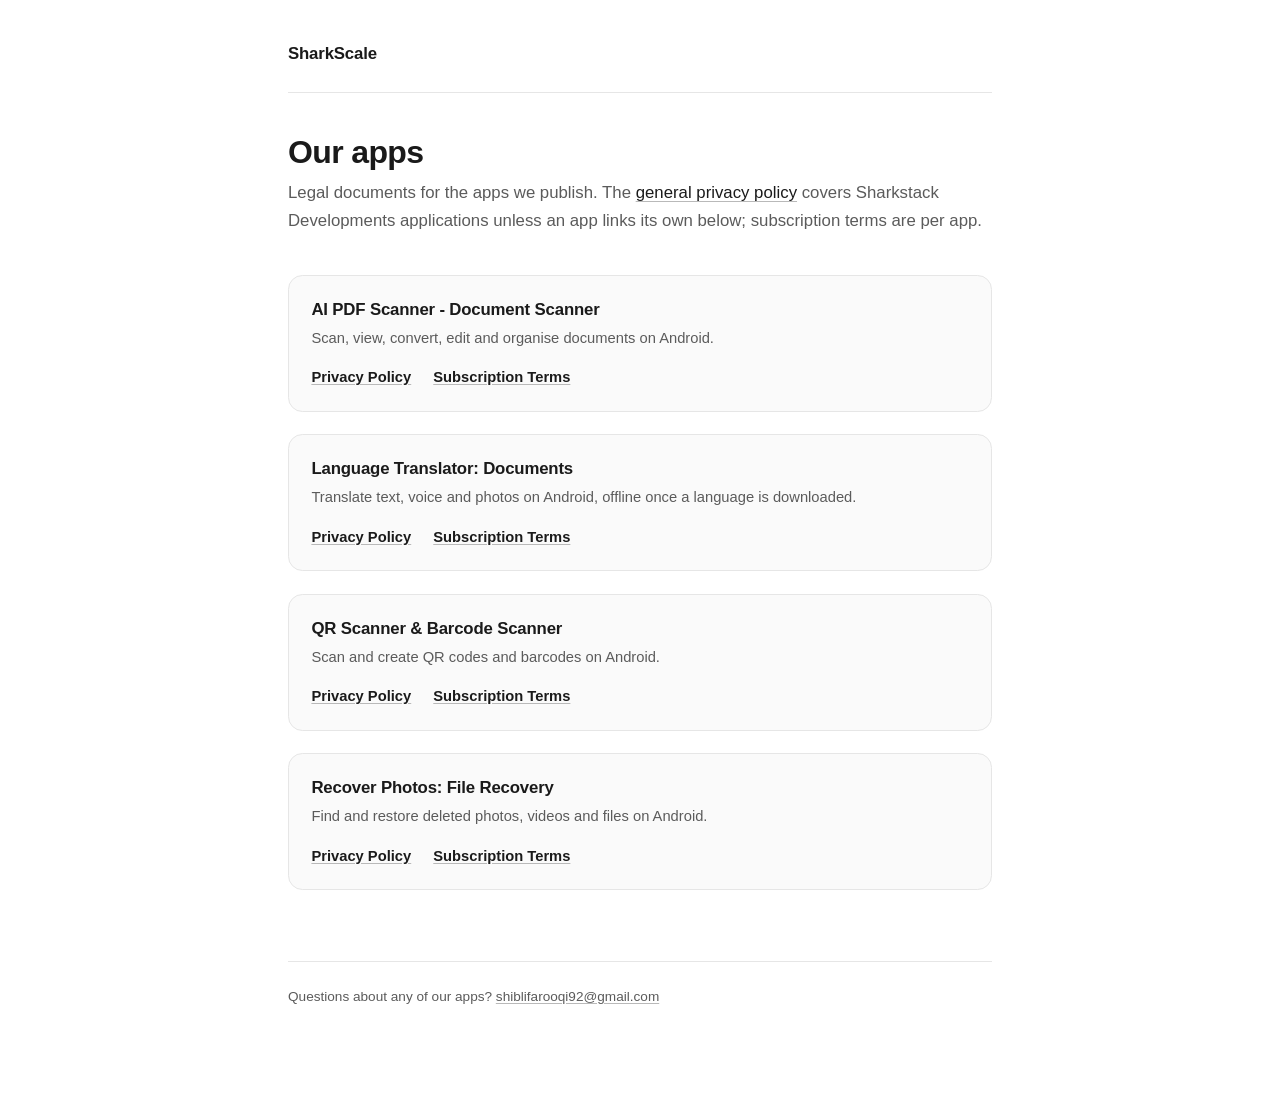
<file: index.html>
<!doctype html>
<html lang="en">
  <head>
    <meta charset="utf-8" />
    <meta name="viewport" content="width=device-width, initial-scale=1" />
    <meta name="color-scheme" content="light" />
    <title>SharkScale</title>
    <meta
      name="description"
      content="SharkScale builds mobile apps. Privacy policies and terms of service for each app."
    />
    <link rel="stylesheet" href="/styles.css" />
  </head>
  <body>
    <div class="wrap">
      <header class="site">
        <a class="brand" href="/">SharkScale</a>
      </header>

      <h1>Our apps</h1>
      <p class="lead">
        Legal documents for the apps we publish. The
        <a href="/privacy/">general privacy policy</a> covers Sharkstack
        Developments applications unless an app links its own below;
        subscription terms are per app.
      </p>
      <p class="updated"></p>

      <ul class="apps">
        <li class="app">
          <h2>AI PDF Scanner - Document Scanner</h2>
          <p>Scan, view, convert, edit and organise documents on Android.</p>
          <a href="/privacy/">Privacy Policy</a>
          <a href="/apps/ai-pdf-scanner/terms/">Subscription Terms</a>
        </li>
        <li class="app">
          <h2>Language Translator: Documents</h2>
          <p>Translate text, voice and photos on Android, offline once a language is downloaded.</p>
          <a href="/apps/ai-translator/privacy/">Privacy Policy</a>
          <a href="/apps/ai-translator/terms/">Subscription Terms</a>
        </li>
        <li class="app">
          <h2>QR Scanner &amp; Barcode Scanner</h2>
          <p>Scan and create QR codes and barcodes on Android.</p>
          <a href="/apps/qr-scanner/privacy/">Privacy Policy</a>
          <a href="/apps/qr-scanner/terms/">Subscription Terms</a>
        </li>
        <li class="app">
          <h2>Recover Photos: File Recovery</h2>
          <p>Find and restore deleted photos, videos and files on Android.</p>
          <a href="/apps/photo-recovery/privacy/">Privacy Policy</a>
          <a href="/apps/photo-recovery/terms/">Subscription Terms</a>
        </li>
      </ul>

      <footer class="site">
        <p>
          Questions about any of our apps?
          <a href="mailto:shiblifarooqi92@gmail.com">shiblifarooqi92@gmail.com</a>
        </p>
      </footer>
    </div>
  </body>
</html>
</file>
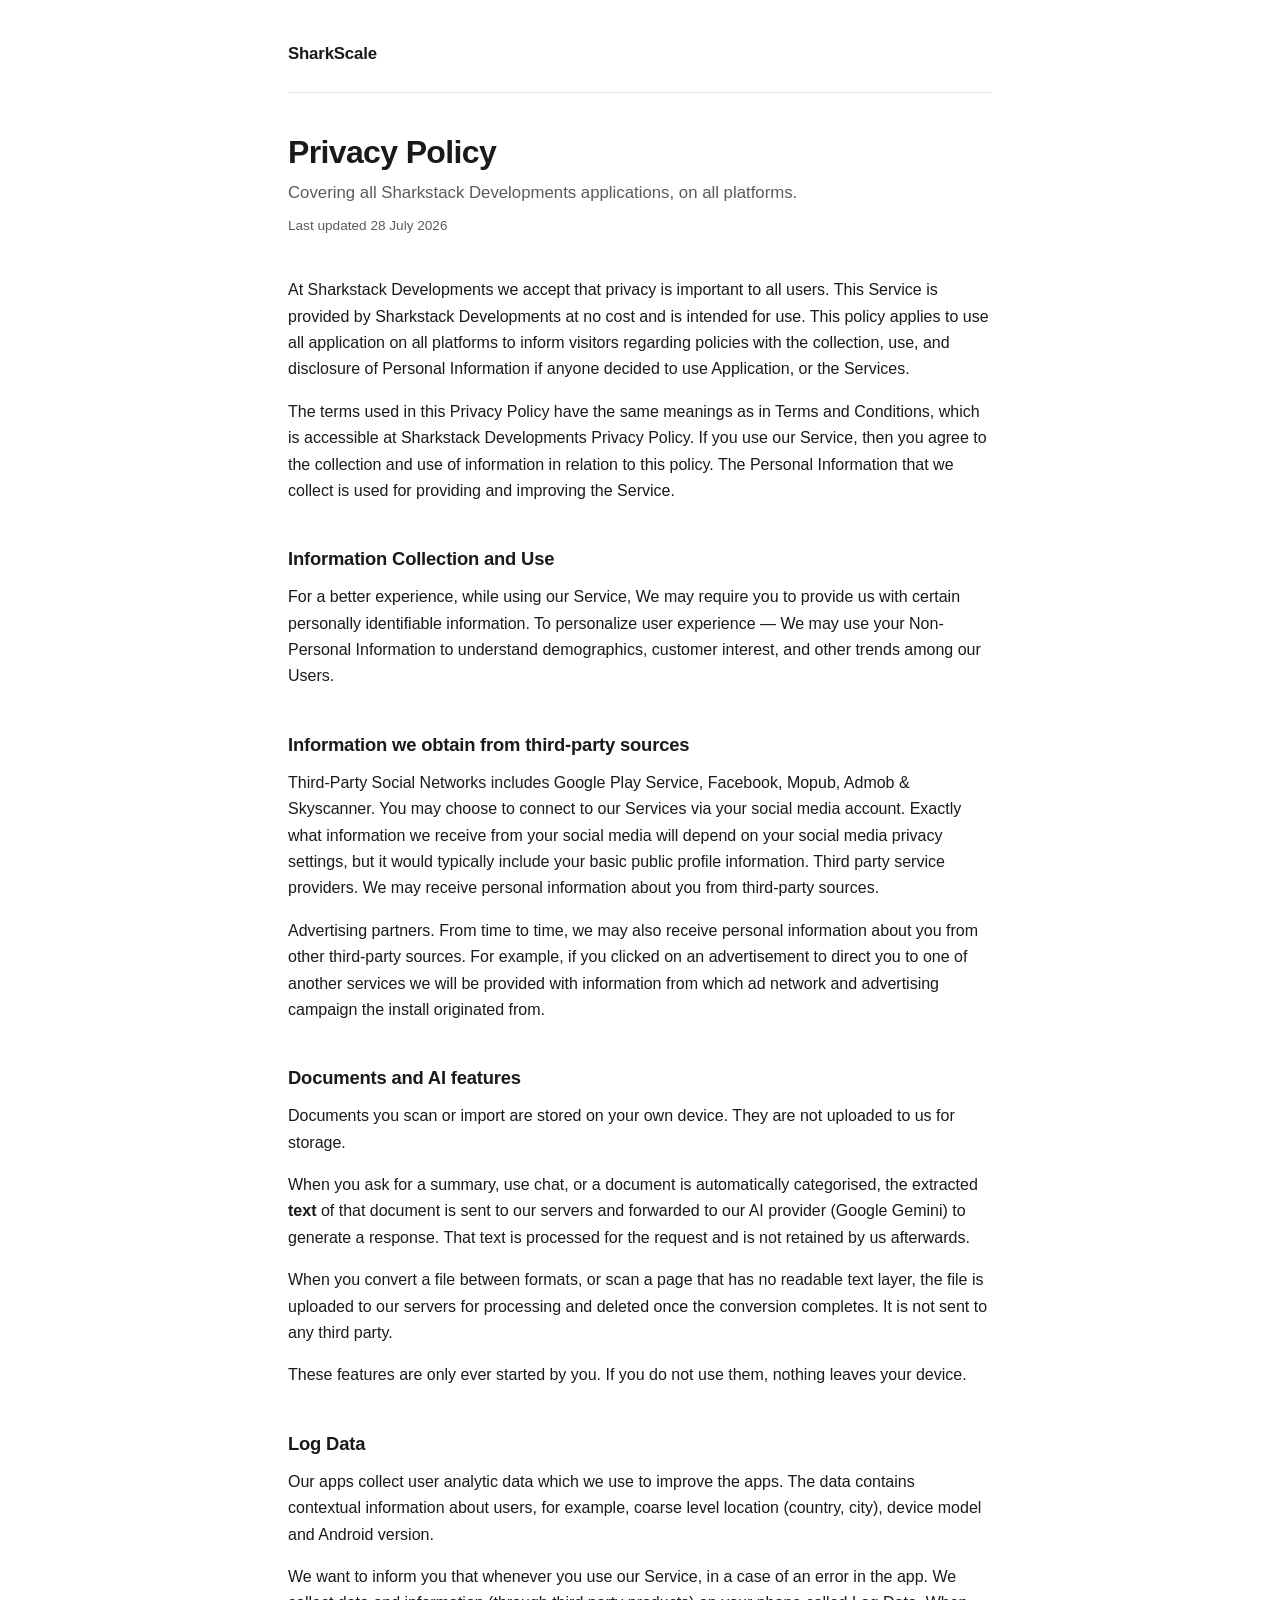
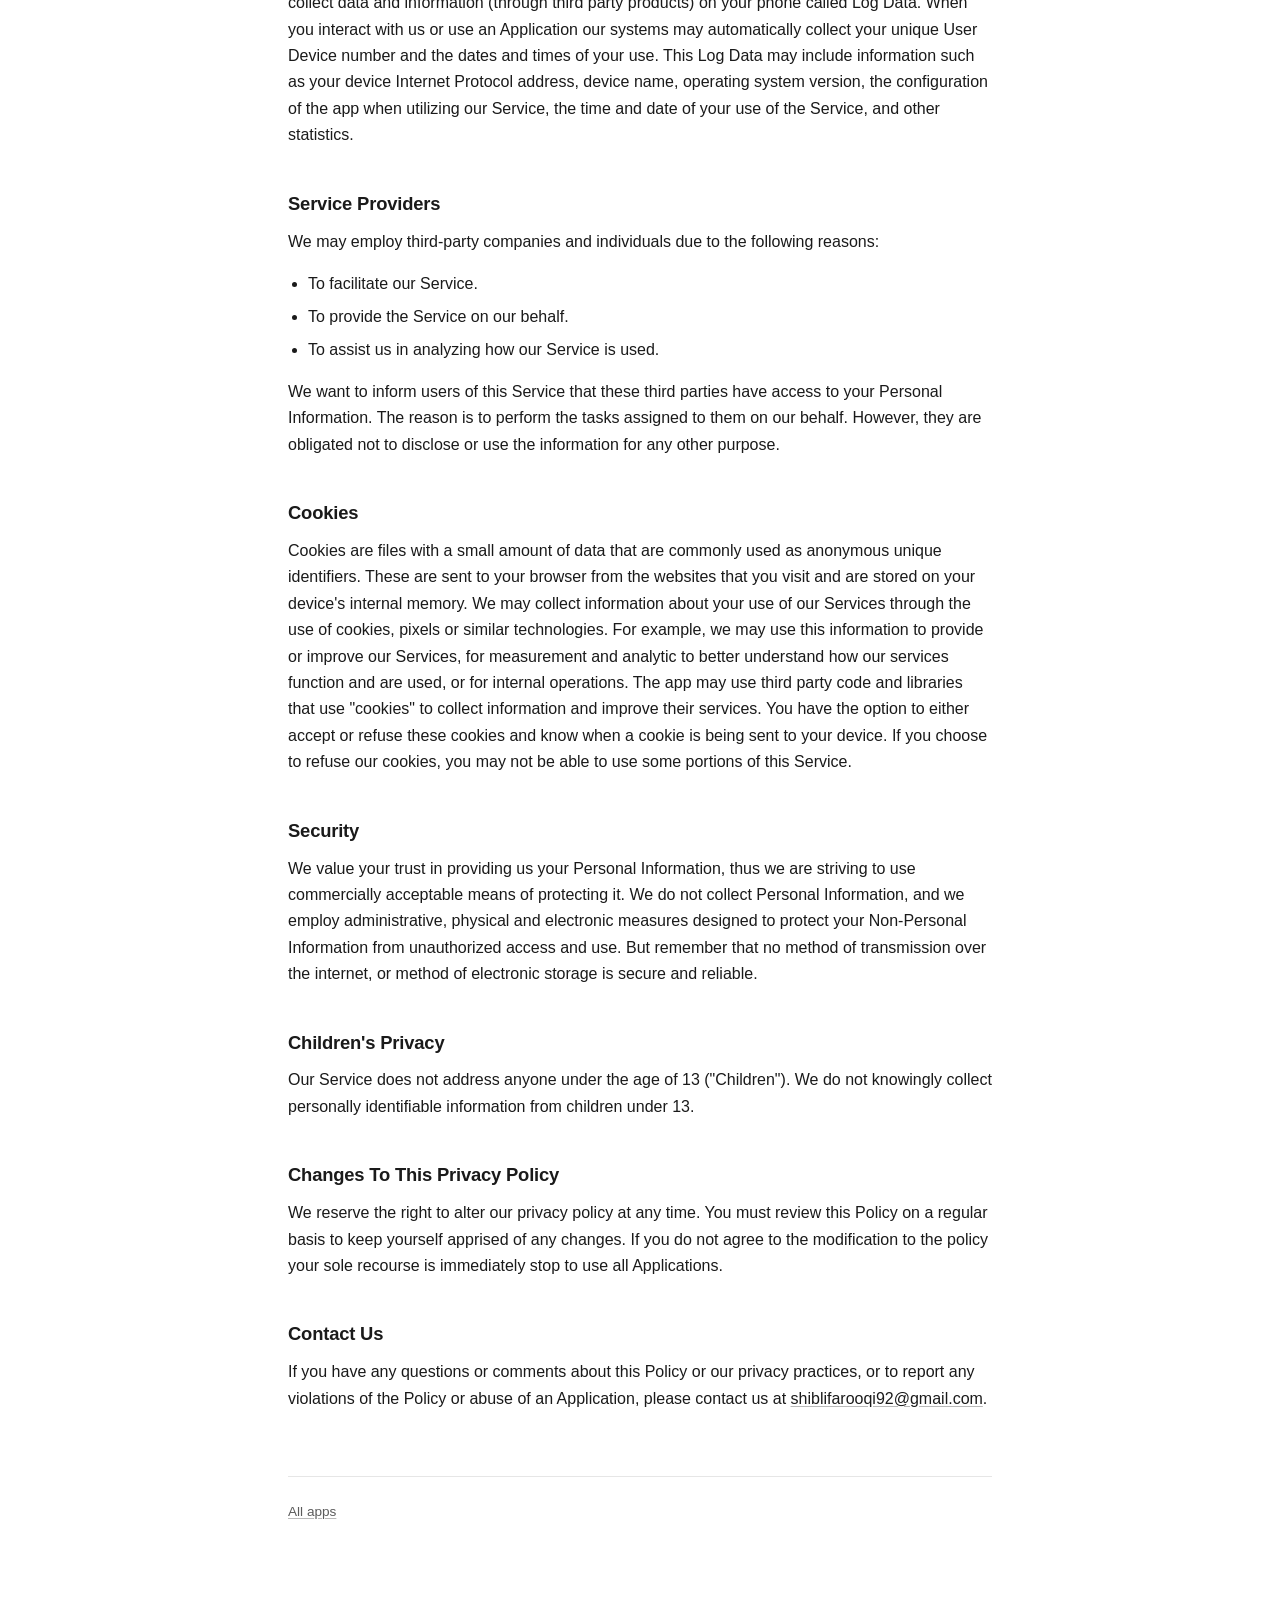
<file: privacy/index.html>
<!doctype html>
<html lang="en">
  <head>
    <meta charset="utf-8" />
    <meta name="viewport" content="width=device-width, initial-scale=1" />
    <meta name="color-scheme" content="light" />
    <title>Privacy Policy — Sharkstack Developments</title>
    <meta
      name="description"
      content="Privacy policy covering all Sharkstack Developments applications."
    />
    <link rel="stylesheet" href="/styles.css" />
  </head>
  <body>
    <div class="wrap">
      <header class="site">
        <a class="brand" href="/">SharkScale</a>
      </header>

      <h1>Privacy Policy</h1>
      <p class="lead">
        Covering all Sharkstack Developments applications, on all platforms.
      </p>
      <p class="updated">Last updated 28 July 2026</p>

      <p>
        At Sharkstack Developments we accept that privacy is important to all
        users. This Service is provided by Sharkstack Developments at no cost
        and is intended for use. This policy applies to use all application on
        all platforms to inform visitors regarding policies with the collection,
        use, and disclosure of Personal Information if anyone decided to use
        Application, or the Services.
      </p>
      <p>
        The terms used in this Privacy Policy have the same meanings as in Terms
        and Conditions, which is accessible at Sharkstack Developments Privacy
        Policy. If you use our Service, then you agree to the collection and use
        of information in relation to this policy. The Personal Information that
        we collect is used for providing and improving the Service.
      </p>

      <h2>Information Collection and Use</h2>
      <p>
        For a better experience, while using our Service, We may require you to
        provide us with certain personally identifiable information. To
        personalize user experience — We may use your Non-Personal Information
        to understand demographics, customer interest, and other trends among
        our Users.
      </p>

      <h2>Information we obtain from third-party sources</h2>
      <p>
        Third-Party Social Networks includes Google Play Service, Facebook,
        Mopub, Admob &amp; Skyscanner. You may choose to connect to our Services
        via your social media account. Exactly what information we receive from
        your social media will depend on your social media privacy settings, but
        it would typically include your basic public profile information. Third
        party service providers. We may receive personal information about you
        from third-party sources.
      </p>
      <p>
        Advertising partners. From time to time, we may also receive personal
        information about you from other third-party sources. For example, if
        you clicked on an advertisement to direct you to one of another services
        we will be provided with information from which ad network and
        advertising campaign the install originated from.
      </p>

      <h2>Documents and AI features</h2>
      <p>
        Documents you scan or import are stored on your own device. They are not
        uploaded to us for storage.
      </p>
      <p>
        When you ask for a summary, use chat, or a document is automatically
        categorised, the extracted <strong>text</strong> of that document is sent
        to our servers and forwarded to our AI provider (Google Gemini) to
        generate a response. That text is processed for the request and is not
        retained by us afterwards.
      </p>
      <p>
        When you convert a file between formats, or scan a page that has no
        readable text layer, the file is uploaded to our servers for processing
        and deleted once the conversion completes. It is not sent to any third
        party.
      </p>
      <p>
        These features are only ever started by you. If you do not use them,
        nothing leaves your device.
      </p>

      <h2>Log Data</h2>
      <p>
        Our apps collect user analytic data which we use to improve the apps.
        The data contains contextual information about users, for example,
        coarse level location (country, city), device model and Android version.
      </p>
      <p>
        We want to inform you that whenever you use our Service, in a case of an
        error in the app. We collect data and information (through third party
        products) on your phone called Log Data. When you interact with us or
        use an Application our systems may automatically collect your unique
        User Device number and the dates and times of your use. This Log Data
        may include information such as your device Internet Protocol address,
        device name, operating system version, the configuration of the app when
        utilizing our Service, the time and date of your use of the Service, and
        other statistics.
      </p>

      <h2>Service Providers</h2>
      <p>
        We may employ third-party companies and individuals due to the following
        reasons:
      </p>
      <ul>
        <li>To facilitate our Service.</li>
        <li>To provide the Service on our behalf.</li>
        <li>To assist us in analyzing how our Service is used.</li>
      </ul>
      <p>
        We want to inform users of this Service that these third parties have
        access to your Personal Information. The reason is to perform the tasks
        assigned to them on our behalf. However, they are obligated not to
        disclose or use the information for any other purpose.
      </p>

      <h2>Cookies</h2>
      <p>
        Cookies are files with a small amount of data that are commonly used as
        anonymous unique identifiers. These are sent to your browser from the
        websites that you visit and are stored on your device's internal memory.
        We may collect information about your use of our Services through the
        use of cookies, pixels or similar technologies. For example, we may use
        this information to provide or improve our Services, for measurement and
        analytic to better understand how our services function and are used, or
        for internal operations. The app may use third party code and libraries
        that use "cookies" to collect information and improve their services.
        You have the option to either accept or refuse these cookies and know
        when a cookie is being sent to your device. If you choose to refuse our
        cookies, you may not be able to use some portions of this Service.
      </p>

      <h2>Security</h2>
      <p>
        We value your trust in providing us your Personal Information, thus we
        are striving to use commercially acceptable means of protecting it. We
        do not collect Personal Information, and we employ administrative,
        physical and electronic measures designed to protect your Non-Personal
        Information from unauthorized access and use. But remember that no
        method of transmission over the internet, or method of electronic
        storage is secure and reliable.
      </p>

      <h2>Children's Privacy</h2>
      <p>
        Our Service does not address anyone under the age of 13 ("Children"). We
        do not knowingly collect personally identifiable information from
        children under 13.
      </p>

      <h2>Changes To This Privacy Policy</h2>
      <p>
        We reserve the right to alter our privacy policy at any time. You must
        review this Policy on a regular basis to keep yourself apprised of any
        changes. If you do not agree to the modification to the policy your sole
        recourse is immediately stop to use all Applications.
      </p>

      <h2>Contact Us</h2>
      <p>
        If you have any questions or comments about this Policy or our privacy
        practices, or to report any violations of the Policy or abuse of an
        Application, please contact us at
        <a href="mailto:shiblifarooqi92@gmail.com">shiblifarooqi92@gmail.com</a>.
      </p>

      <footer class="site">
        <p><a href="/">All apps</a></p>
      </footer>
    </div>
  </body>
</html>
</file>
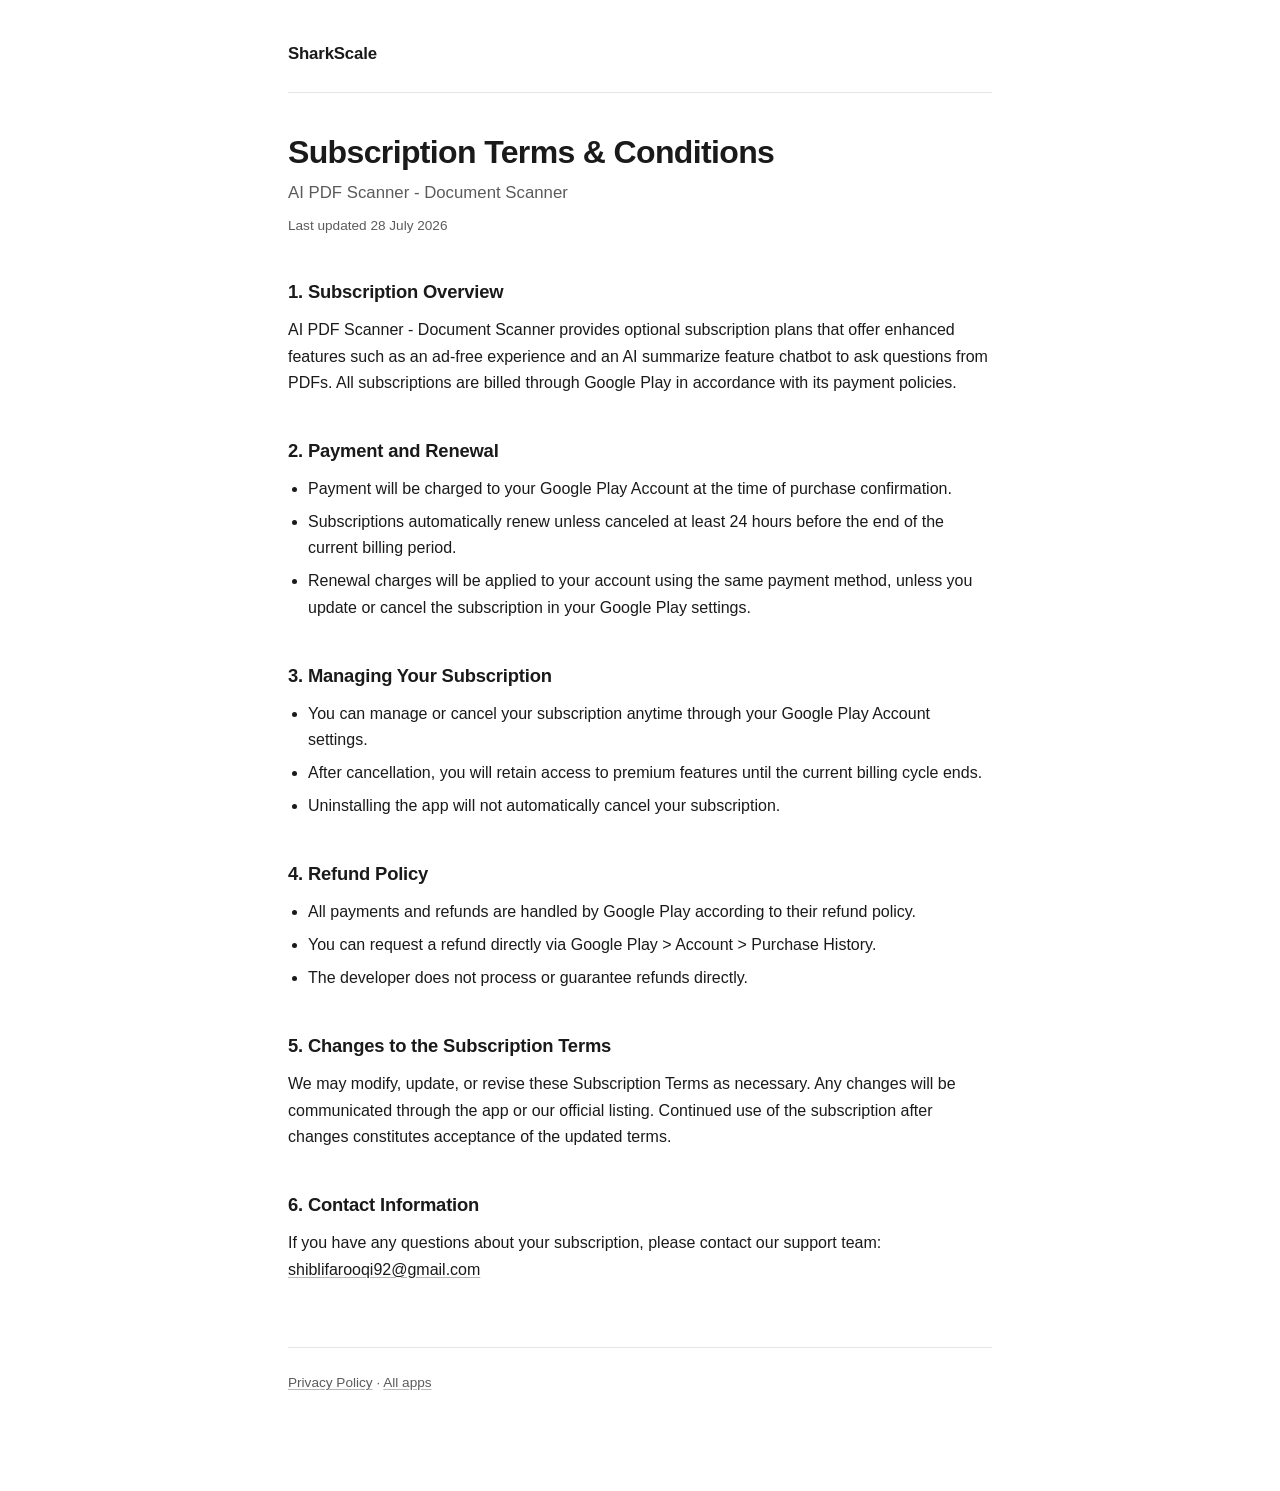
<file: apps/ai-pdf-scanner/terms/index.html>
<!doctype html>
<html lang="en">
  <head>
    <meta charset="utf-8" />
    <meta name="viewport" content="width=device-width, initial-scale=1" />
    <meta name="color-scheme" content="light" />
    <title>
      Subscription Terms &amp; Conditions — AI PDF Scanner - Document Scanner
    </title>
    <meta
      name="description"
      content="Subscription terms and conditions for AI PDF Scanner - Document Scanner."
    />
    <link rel="stylesheet" href="/styles.css" />
  </head>
  <body>
    <div class="wrap">
      <header class="site">
        <a class="brand" href="/">SharkScale</a>
      </header>

      <h1>Subscription Terms &amp; Conditions</h1>
      <p class="lead">AI PDF Scanner - Document Scanner</p>
      <p class="updated">Last updated 28 July 2026</p>

      <h2>1. Subscription Overview</h2>
      <p>
        AI PDF Scanner - Document Scanner provides optional subscription plans
        that offer enhanced features such as an ad-free experience and an AI
        summarize feature chatbot to ask questions from PDFs. All subscriptions
        are billed through Google Play in accordance with its payment policies.
      </p>

      <h2>2. Payment and Renewal</h2>
      <ul>
        <li>
          Payment will be charged to your Google Play Account at the time of
          purchase confirmation.
        </li>
        <li>
          Subscriptions automatically renew unless canceled at least 24 hours
          before the end of the current billing period.
        </li>
        <li>
          Renewal charges will be applied to your account using the same payment
          method, unless you update or cancel the subscription in your Google
          Play settings.
        </li>
      </ul>

      <h2>3. Managing Your Subscription</h2>
      <ul>
        <li>
          You can manage or cancel your subscription anytime through your Google
          Play Account settings.
        </li>
        <li>
          After cancellation, you will retain access to premium features until
          the current billing cycle ends.
        </li>
        <li>
          Uninstalling the app will not automatically cancel your subscription.
        </li>
      </ul>

      <h2>4. Refund Policy</h2>
      <ul>
        <li>
          All payments and refunds are handled by Google Play according to their
          refund policy.
        </li>
        <li>
          You can request a refund directly via Google Play &gt; Account &gt;
          Purchase History.
        </li>
        <li>The developer does not process or guarantee refunds directly.</li>
      </ul>

      <h2>5. Changes to the Subscription Terms</h2>
      <p>
        We may modify, update, or revise these Subscription Terms as necessary.
        Any changes will be communicated through the app or our official
        listing. Continued use of the subscription after changes constitutes
        acceptance of the updated terms.
      </p>

      <h2>6. Contact Information</h2>
      <p>
        If you have any questions about your subscription, please contact our
        support team:
        <a href="mailto:shiblifarooqi92@gmail.com">shiblifarooqi92@gmail.com</a>
      </p>

      <footer class="site">
        <p>
          <a href="/privacy/">Privacy Policy</a> · <a href="/">All apps</a>
        </p>
      </footer>
    </div>
  </body>
</html>
</file>
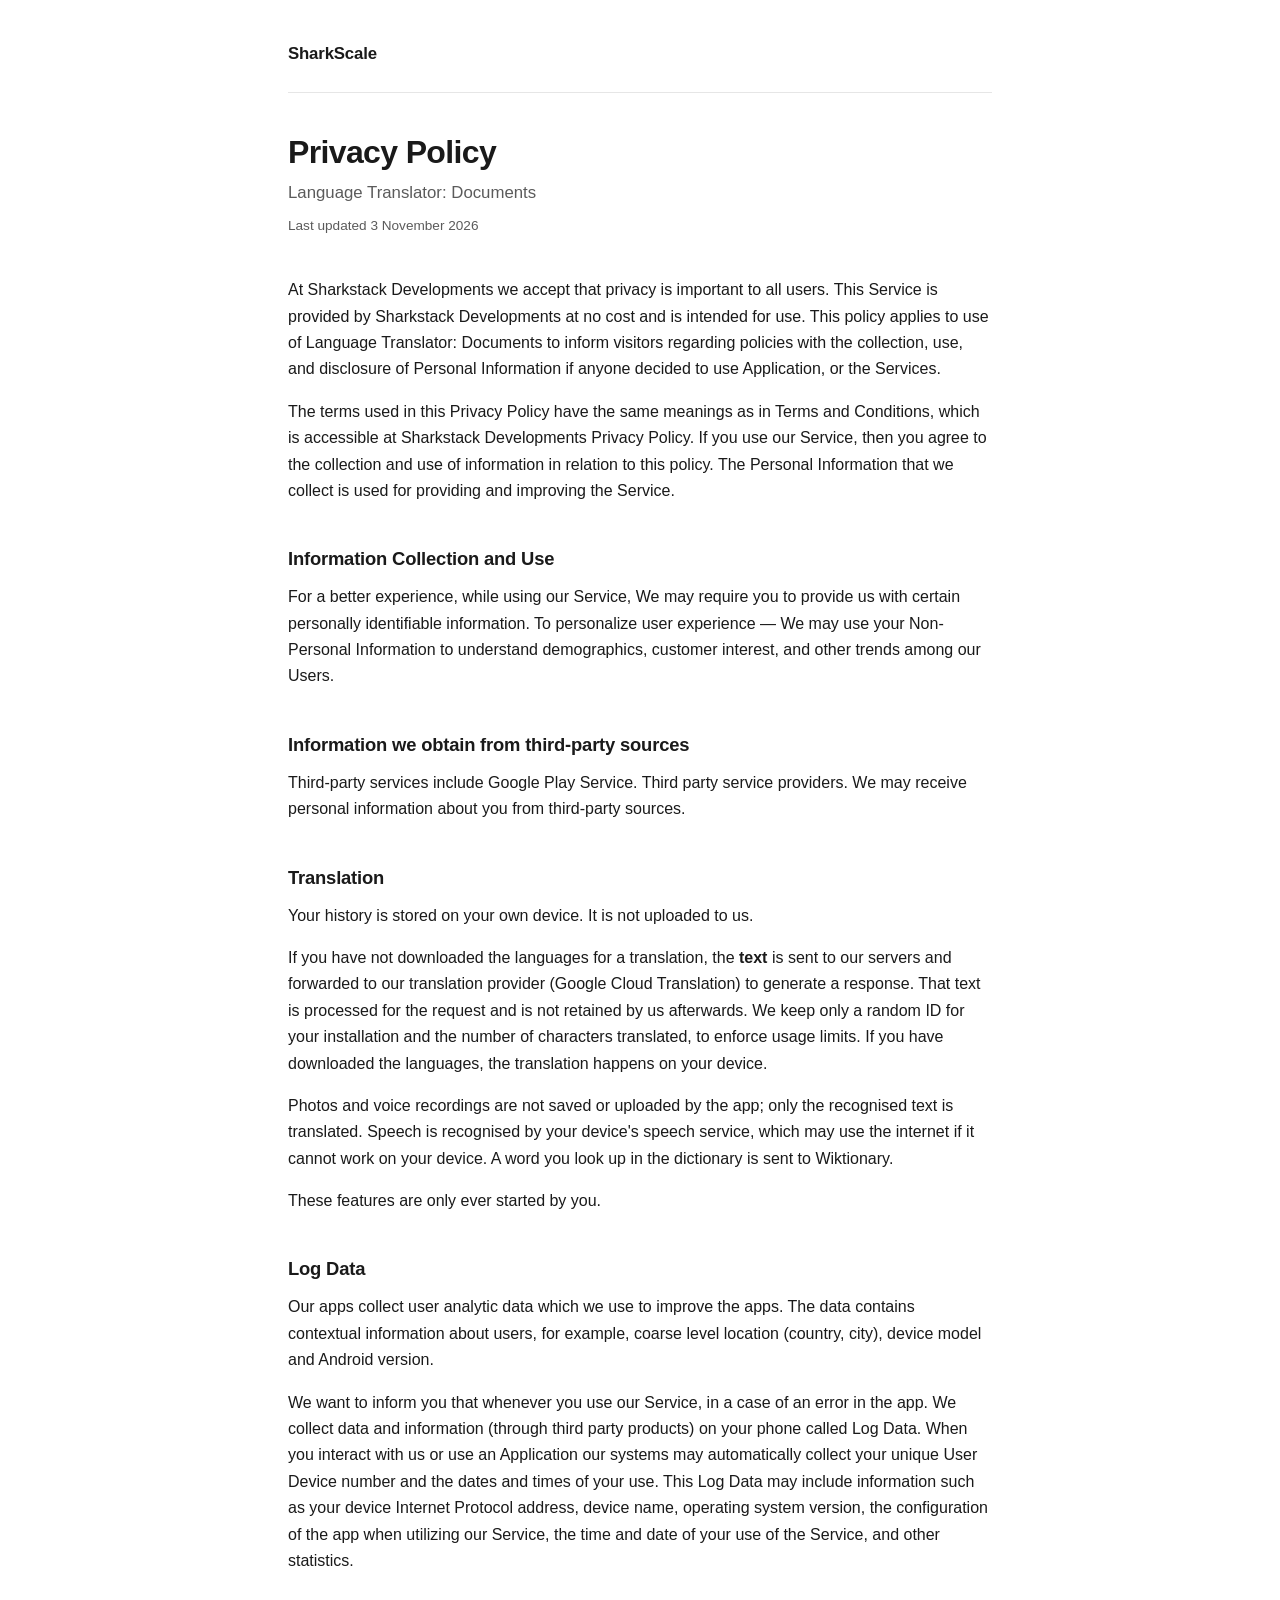
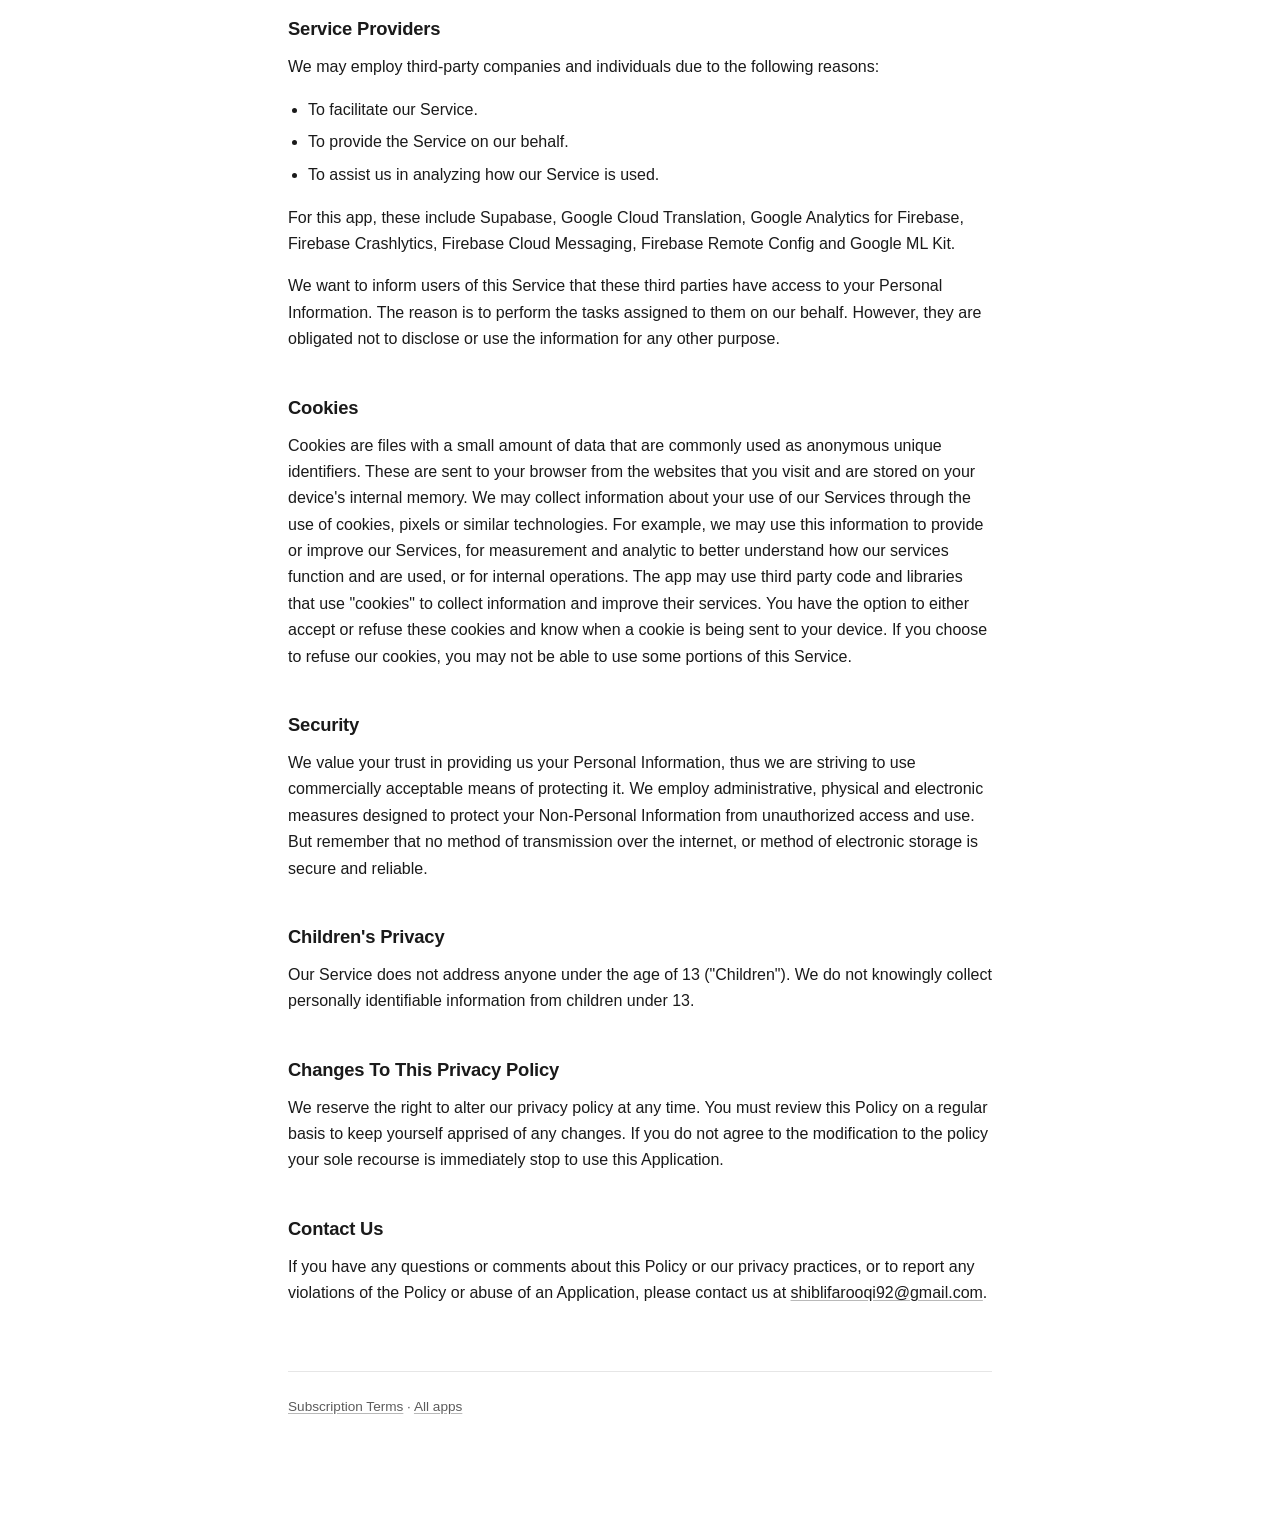
<file: apps/ai-translator/privacy/index.html>
<!doctype html>
<html lang="en">
  <head>
    <meta charset="utf-8" />
    <meta name="viewport" content="width=device-width, initial-scale=1" />
    <meta name="color-scheme" content="light" />
    <title>Privacy Policy — Language Translator: Documents</title>
    <meta
      name="description"
      content="Privacy policy for Language Translator: Documents by Sharkstack Developments."
    />
    <link rel="stylesheet" href="/styles.css" />
  </head>
  <body>
    <div class="wrap">
      <header class="site">
        <a class="brand" href="/">SharkScale</a>
      </header>

      <h1>Privacy Policy</h1>
      <p class="lead">Language Translator: Documents</p>
      <p class="updated">Last updated 3 November 2026</p>

      <p>
        At Sharkstack Developments we accept that privacy is important to all
        users. This Service is provided by Sharkstack Developments at no cost
        and is intended for use. This policy applies to use of Language Translator: Documents to inform visitors regarding policies with the collection,
        use, and disclosure of Personal Information if anyone decided to use
        Application, or the Services.
      </p>
      <p>
        The terms used in this Privacy Policy have the same meanings as in Terms
        and Conditions, which is accessible at Sharkstack Developments Privacy
        Policy. If you use our Service, then you agree to the collection and use
        of information in relation to this policy. The Personal Information that
        we collect is used for providing and improving the Service.
      </p>

      <h2>Information Collection and Use</h2>
      <p>
        For a better experience, while using our Service, We may require you to
        provide us with certain personally identifiable information. To
        personalize user experience — We may use your Non-Personal Information
        to understand demographics, customer interest, and other trends among
        our Users.
      </p>

      <h2>Information we obtain from third-party sources</h2>
      <p>
        Third-party services include Google Play Service. Third party service
        providers. We may receive personal information about you from
        third-party sources.
      </p>
      <h2>Translation</h2>
      <p>
        Your history is stored on your own device. It is not uploaded to us.
      </p>
      <p>
        If you have not downloaded the languages for a translation, the
        <strong>text</strong> is sent to our servers and forwarded to our
        translation provider (Google Cloud Translation) to generate a response.
        That text is processed for the request and is not retained by us
        afterwards. We keep only a random ID for your installation and the number
        of characters translated, to enforce usage limits. If you have downloaded
        the languages, the translation happens on your device.
      </p>
      <p>
        Photos and voice recordings are not saved or uploaded by the app; only
        the recognised text is translated. Speech is recognised by your device's
        speech service, which may use the internet if it cannot work on your
        device. A word you look up in the dictionary is sent to Wiktionary.
      </p>
      <p>
        These features are only ever started by you.
      </p>

      <h2>Log Data</h2>
      <p>
        Our apps collect user analytic data which we use to improve the apps.
        The data contains contextual information about users, for example,
        coarse level location (country, city), device model and Android version.
      </p>
      <p>
        We want to inform you that whenever you use our Service, in a case of an
        error in the app. We collect data and information (through third party
        products) on your phone called Log Data. When you interact with us or
        use an Application our systems may automatically collect your unique
        User Device number and the dates and times of your use. This Log Data
        may include information such as your device Internet Protocol address,
        device name, operating system version, the configuration of the app when
        utilizing our Service, the time and date of your use of the Service, and
        other statistics.
      </p>

      <h2>Service Providers</h2>
      <p>
        We may employ third-party companies and individuals due to the following
        reasons:
      </p>
      <ul>
        <li>To facilitate our Service.</li>
        <li>To provide the Service on our behalf.</li>
        <li>To assist us in analyzing how our Service is used.</li>
      </ul>
      <p>
        For this app, these include Supabase, Google Cloud Translation, Google Analytics for Firebase, Firebase Crashlytics, Firebase Cloud Messaging, Firebase Remote Config and Google ML Kit.
      </p>
      <p>
        We want to inform users of this Service that these third parties have
        access to your Personal Information. The reason is to perform the tasks
        assigned to them on our behalf. However, they are obligated not to
        disclose or use the information for any other purpose.
      </p>

      <h2>Cookies</h2>
      <p>
        Cookies are files with a small amount of data that are commonly used as
        anonymous unique identifiers. These are sent to your browser from the
        websites that you visit and are stored on your device's internal memory.
        We may collect information about your use of our Services through the
        use of cookies, pixels or similar technologies. For example, we may use
        this information to provide or improve our Services, for measurement and
        analytic to better understand how our services function and are used, or
        for internal operations. The app may use third party code and libraries
        that use "cookies" to collect information and improve their services.
        You have the option to either accept or refuse these cookies and know
        when a cookie is being sent to your device. If you choose to refuse our
        cookies, you may not be able to use some portions of this Service.
      </p>

      <h2>Security</h2>
      <p>
        We value your trust in providing us your Personal Information, thus we
        are striving to use commercially acceptable means of protecting it. We employ administrative,
        physical and electronic measures designed to protect your Non-Personal
        Information from unauthorized access and use. But remember that no
        method of transmission over the internet, or method of electronic
        storage is secure and reliable.
      </p>

      <h2>Children's Privacy</h2>
      <p>
        Our Service does not address anyone under the age of 13 ("Children"). We
        do not knowingly collect personally identifiable information from
        children under 13.
      </p>

      <h2>Changes To This Privacy Policy</h2>
      <p>
        We reserve the right to alter our privacy policy at any time. You must
        review this Policy on a regular basis to keep yourself apprised of any
        changes. If you do not agree to the modification to the policy your sole
        recourse is immediately stop to use this Application.
      </p>

      <h2>Contact Us</h2>
      <p>
        If you have any questions or comments about this Policy or our privacy
        practices, or to report any violations of the Policy or abuse of an
        Application, please contact us at
        <a href="mailto:shiblifarooqi92@gmail.com">shiblifarooqi92@gmail.com</a>.
      </p>

      <footer class="site">
        <p>
          <a href="/apps/ai-translator/terms/">Subscription Terms</a> ·
          <a href="/">All apps</a>
        </p>
      </footer>
    </div>
  </body>
</html>
</file>
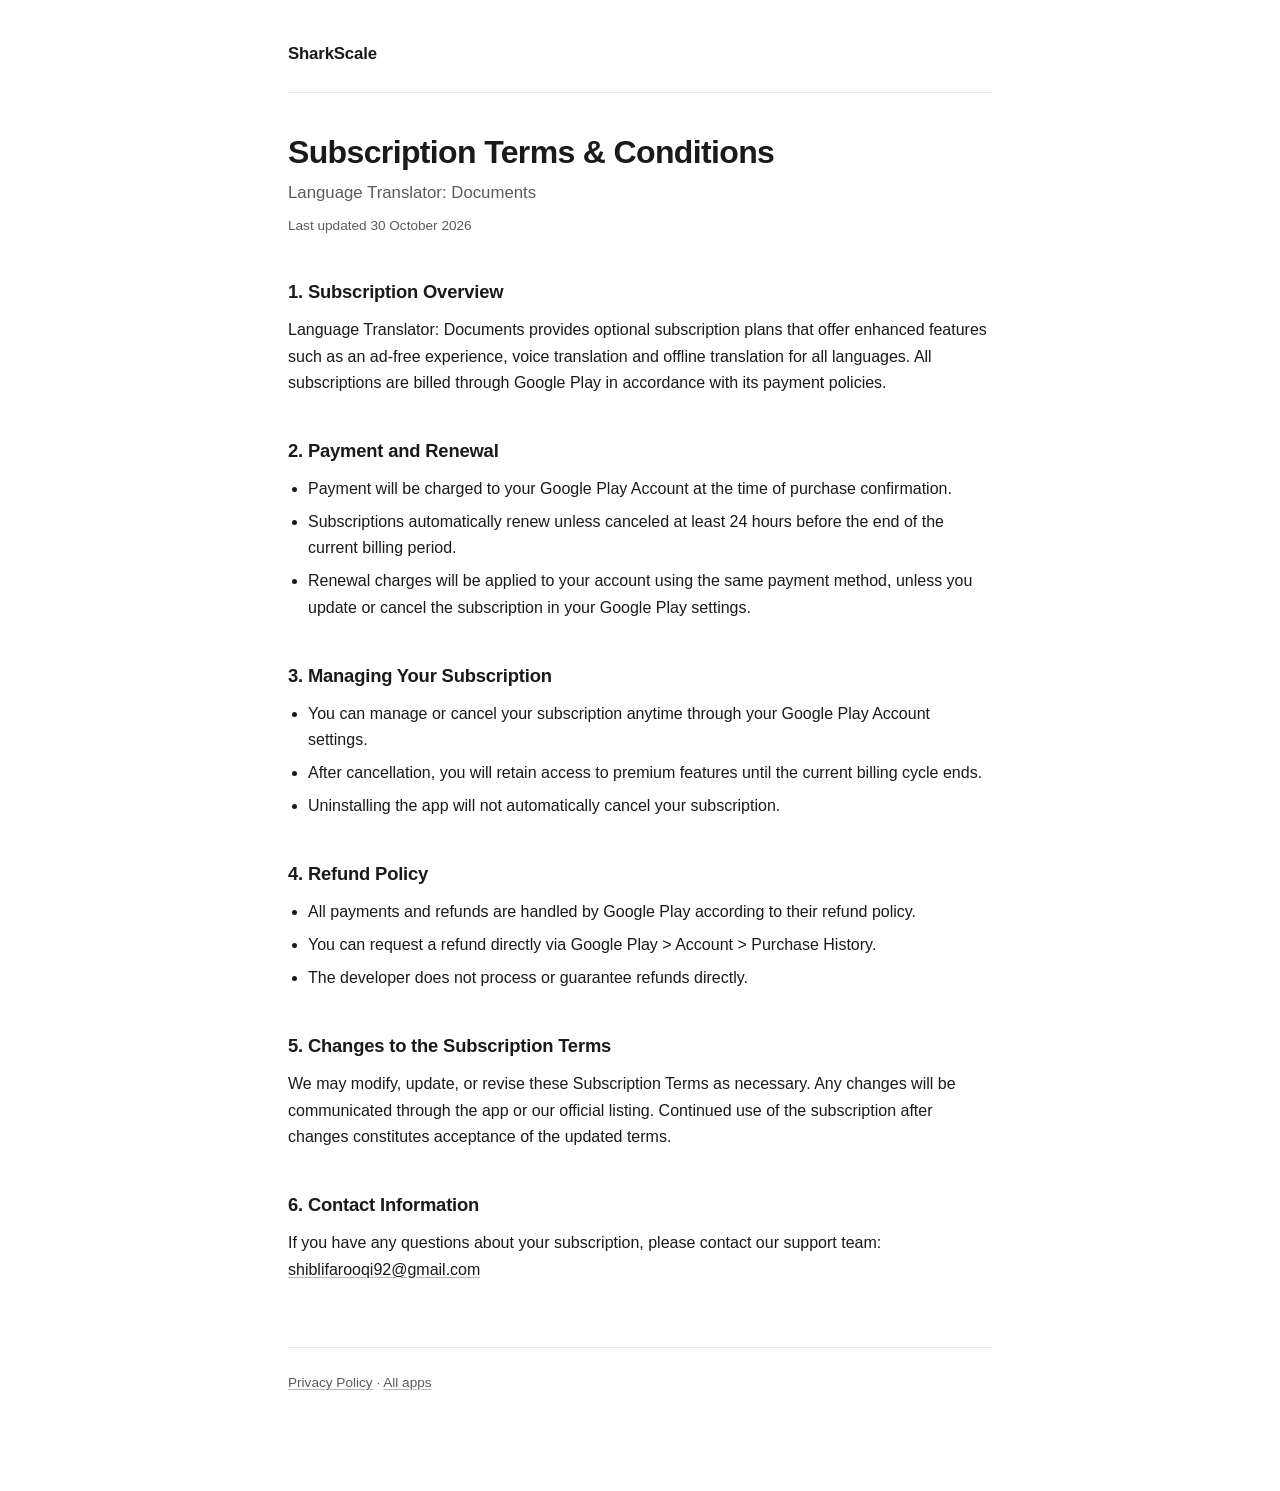
<file: apps/ai-translator/terms/index.html>
<!doctype html>
<html lang="en">
  <head>
    <meta charset="utf-8" />
    <meta name="viewport" content="width=device-width, initial-scale=1" />
    <meta name="color-scheme" content="light" />
    <title>
      Subscription Terms &amp; Conditions — Language Translator: Documents
    </title>
    <meta
      name="description"
      content="Subscription terms and conditions for Language Translator: Documents."
    />
    <link rel="stylesheet" href="/styles.css" />
  </head>
  <body>
    <div class="wrap">
      <header class="site">
        <a class="brand" href="/">SharkScale</a>
      </header>

      <h1>Subscription Terms &amp; Conditions</h1>
      <p class="lead">Language Translator: Documents</p>
      <p class="updated">Last updated 30 October 2026</p>

      <h2>1. Subscription Overview</h2>
      <p>
        Language Translator: Documents provides optional subscription plans
        that offer enhanced features such as an ad-free experience, voice
        translation and offline translation for all languages. All subscriptions
        are billed through Google Play in accordance with its payment policies.
      </p>

      <h2>2. Payment and Renewal</h2>
      <ul>
        <li>
          Payment will be charged to your Google Play Account at the time of
          purchase confirmation.
        </li>
        <li>
          Subscriptions automatically renew unless canceled at least 24 hours
          before the end of the current billing period.
        </li>
        <li>
          Renewal charges will be applied to your account using the same payment
          method, unless you update or cancel the subscription in your Google
          Play settings.
        </li>
      </ul>

      <h2>3. Managing Your Subscription</h2>
      <ul>
        <li>
          You can manage or cancel your subscription anytime through your Google
          Play Account settings.
        </li>
        <li>
          After cancellation, you will retain access to premium features until
          the current billing cycle ends.
        </li>
        <li>
          Uninstalling the app will not automatically cancel your subscription.
        </li>
      </ul>

      <h2>4. Refund Policy</h2>
      <ul>
        <li>
          All payments and refunds are handled by Google Play according to their
          refund policy.
        </li>
        <li>
          You can request a refund directly via Google Play &gt; Account &gt;
          Purchase History.
        </li>
        <li>The developer does not process or guarantee refunds directly.</li>
      </ul>

      <h2>5. Changes to the Subscription Terms</h2>
      <p>
        We may modify, update, or revise these Subscription Terms as necessary.
        Any changes will be communicated through the app or our official
        listing. Continued use of the subscription after changes constitutes
        acceptance of the updated terms.
      </p>

      <h2>6. Contact Information</h2>
      <p>
        If you have any questions about your subscription, please contact our
        support team:
        <a href="mailto:shiblifarooqi92@gmail.com">shiblifarooqi92@gmail.com</a>
      </p>

      <footer class="site">
        <p>
          <a href="/apps/ai-translator/privacy/">Privacy Policy</a> ·
          <a href="/">All apps</a>
        </p>
      </footer>
    </div>
  </body>
</html>
</file>
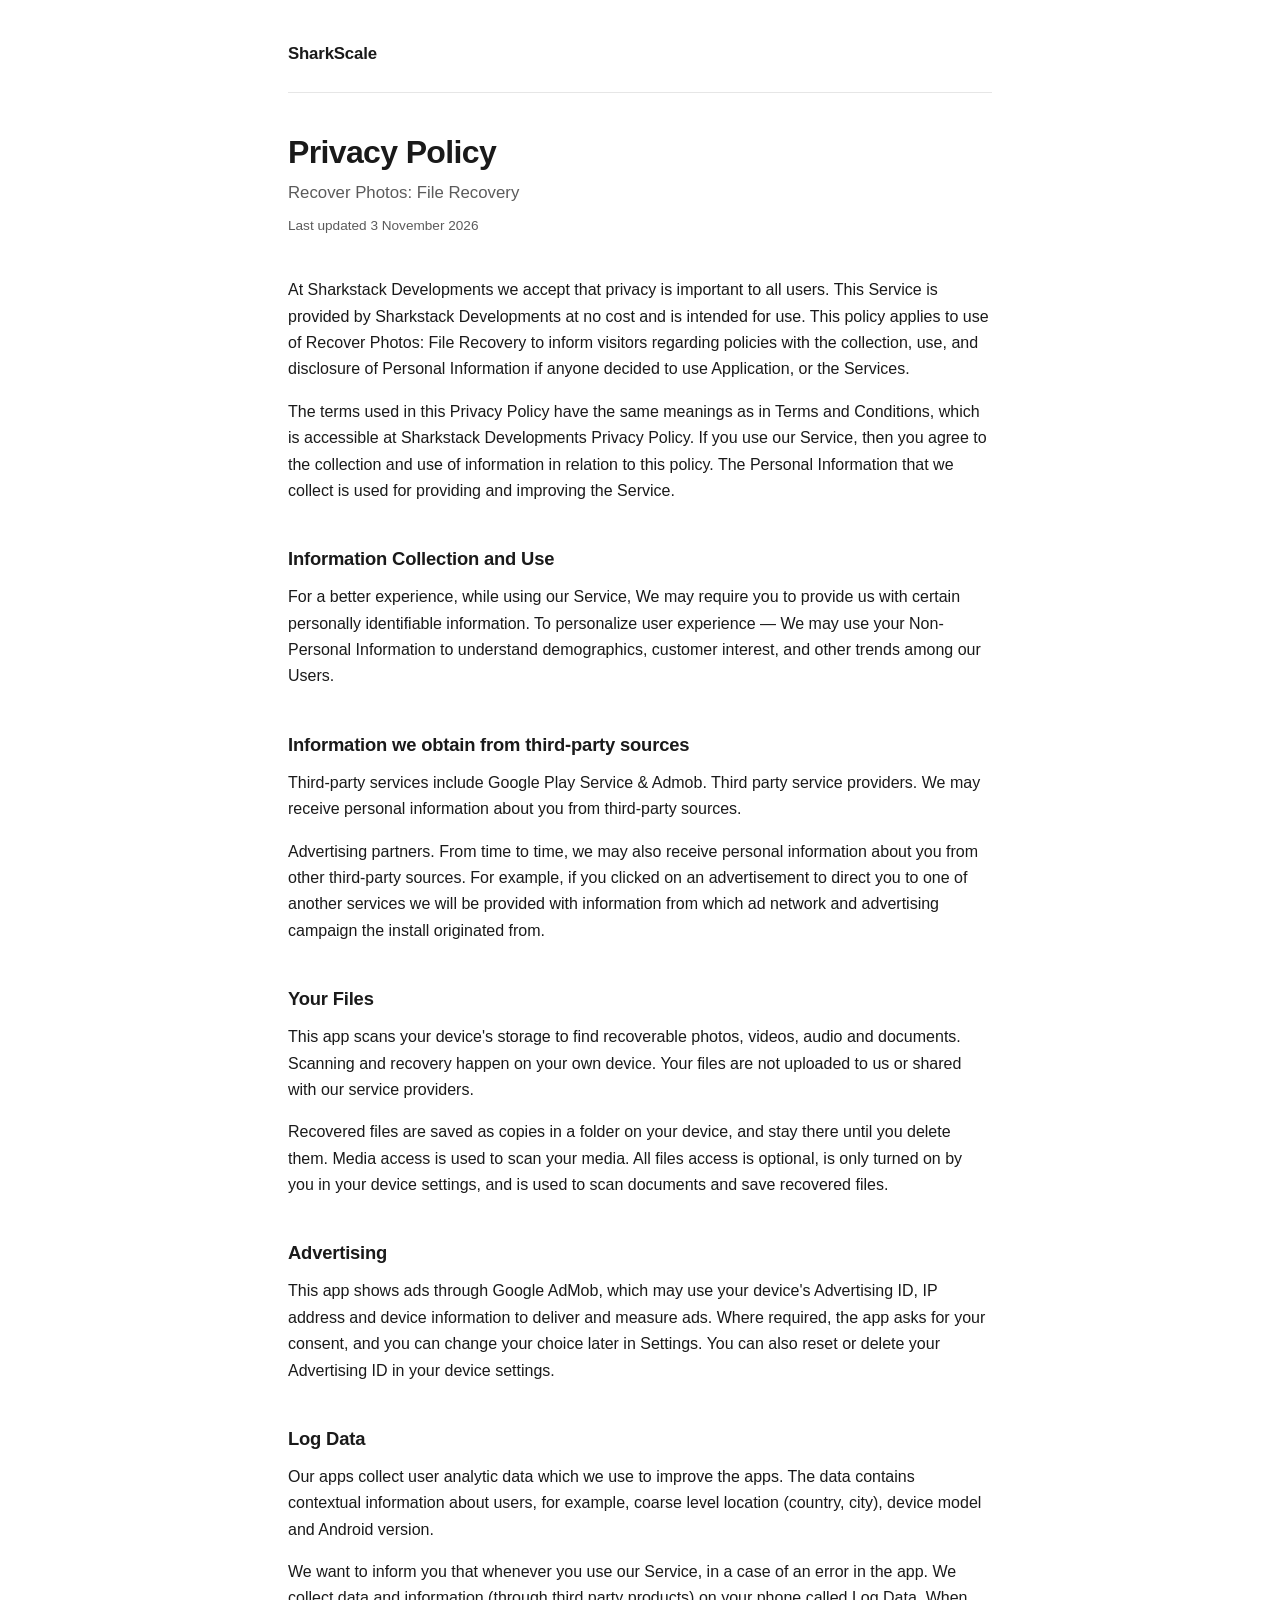
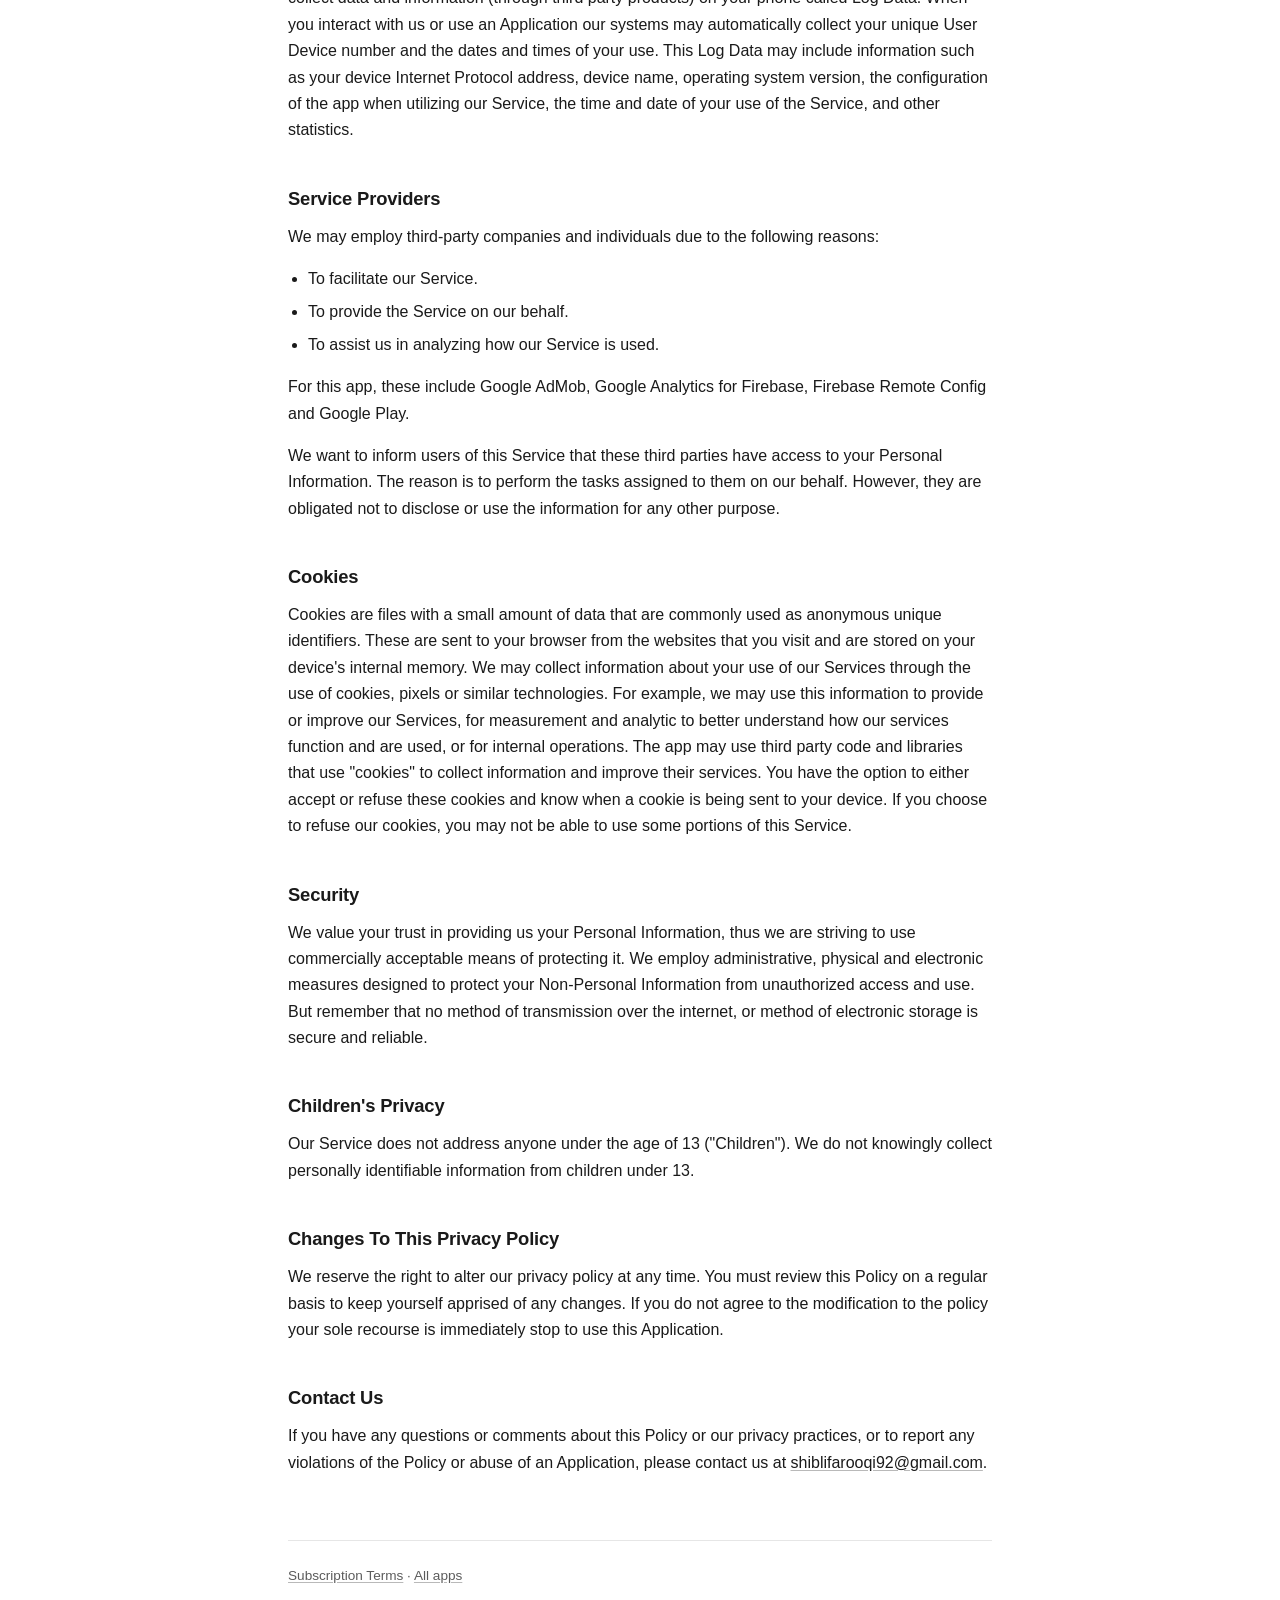
<file: apps/photo-recovery/privacy/index.html>
<!doctype html>
<html lang="en">
  <head>
    <meta charset="utf-8" />
    <meta name="viewport" content="width=device-width, initial-scale=1" />
    <meta name="color-scheme" content="light" />
    <title>Privacy Policy — Recover Photos: File Recovery</title>
    <meta
      name="description"
      content="Privacy policy for Recover Photos: File Recovery by Sharkstack Developments."
    />
    <link rel="stylesheet" href="/styles.css" />
  </head>
  <body>
    <div class="wrap">
      <header class="site">
        <a class="brand" href="/">SharkScale</a>
      </header>

      <h1>Privacy Policy</h1>
      <p class="lead">Recover Photos: File Recovery</p>
      <p class="updated">Last updated 3 November 2026</p>

      <p>
        At Sharkstack Developments we accept that privacy is important to all
        users. This Service is provided by Sharkstack Developments at no cost
        and is intended for use. This policy applies to use of Recover Photos: File Recovery to inform visitors regarding policies with the collection,
        use, and disclosure of Personal Information if anyone decided to use
        Application, or the Services.
      </p>
      <p>
        The terms used in this Privacy Policy have the same meanings as in Terms
        and Conditions, which is accessible at Sharkstack Developments Privacy
        Policy. If you use our Service, then you agree to the collection and use
        of information in relation to this policy. The Personal Information that
        we collect is used for providing and improving the Service.
      </p>

      <h2>Information Collection and Use</h2>
      <p>
        For a better experience, while using our Service, We may require you to
        provide us with certain personally identifiable information. To
        personalize user experience — We may use your Non-Personal Information
        to understand demographics, customer interest, and other trends among
        our Users.
      </p>

      <h2>Information we obtain from third-party sources</h2>
      <p>
        Third-party services include Google Play Service &amp; Admob. Third party service
        providers. We may receive personal information about you from
        third-party sources.
      </p>
      <p>
        Advertising partners. From time to time, we may also receive personal
        information about you from other third-party sources. For example, if
        you clicked on an advertisement to direct you to one of another services
        we will be provided with information from which ad network and
        advertising campaign the install originated from.
      </p>
      <h2>Your Files</h2>
      <p>
        This app scans your device's storage to find recoverable photos, videos,
        audio and documents. Scanning and recovery happen on your own device.
        Your files are not uploaded to us or shared with our service providers.
      </p>
      <p>
        Recovered files are saved as copies in a folder on your device, and stay
        there until you delete them. Media access is used to scan your media.
        All files access is optional, is only turned on by you in your device
        settings, and is used to scan documents and save recovered files.
      </p>

      <h2>Advertising</h2>
      <p>
        This app shows ads through Google AdMob, which may use your device's
        Advertising ID, IP address and device information to deliver and measure
        ads. Where required, the app asks for your consent, and you can change
        your choice later in Settings. You can also reset or delete your
        Advertising ID in your device settings.
      </p>

      <h2>Log Data</h2>
      <p>
        Our apps collect user analytic data which we use to improve the apps.
        The data contains contextual information about users, for example,
        coarse level location (country, city), device model and Android version.
      </p>
      <p>
        We want to inform you that whenever you use our Service, in a case of an
        error in the app. We collect data and information (through third party
        products) on your phone called Log Data. When you interact with us or
        use an Application our systems may automatically collect your unique
        User Device number and the dates and times of your use. This Log Data
        may include information such as your device Internet Protocol address,
        device name, operating system version, the configuration of the app when
        utilizing our Service, the time and date of your use of the Service, and
        other statistics.
      </p>

      <h2>Service Providers</h2>
      <p>
        We may employ third-party companies and individuals due to the following
        reasons:
      </p>
      <ul>
        <li>To facilitate our Service.</li>
        <li>To provide the Service on our behalf.</li>
        <li>To assist us in analyzing how our Service is used.</li>
      </ul>
      <p>
        For this app, these include Google AdMob, Google Analytics for Firebase, Firebase Remote Config and Google Play.
      </p>
      <p>
        We want to inform users of this Service that these third parties have
        access to your Personal Information. The reason is to perform the tasks
        assigned to them on our behalf. However, they are obligated not to
        disclose or use the information for any other purpose.
      </p>

      <h2>Cookies</h2>
      <p>
        Cookies are files with a small amount of data that are commonly used as
        anonymous unique identifiers. These are sent to your browser from the
        websites that you visit and are stored on your device's internal memory.
        We may collect information about your use of our Services through the
        use of cookies, pixels or similar technologies. For example, we may use
        this information to provide or improve our Services, for measurement and
        analytic to better understand how our services function and are used, or
        for internal operations. The app may use third party code and libraries
        that use "cookies" to collect information and improve their services.
        You have the option to either accept or refuse these cookies and know
        when a cookie is being sent to your device. If you choose to refuse our
        cookies, you may not be able to use some portions of this Service.
      </p>

      <h2>Security</h2>
      <p>
        We value your trust in providing us your Personal Information, thus we
        are striving to use commercially acceptable means of protecting it. We employ administrative,
        physical and electronic measures designed to protect your Non-Personal
        Information from unauthorized access and use. But remember that no
        method of transmission over the internet, or method of electronic
        storage is secure and reliable.
      </p>

      <h2>Children's Privacy</h2>
      <p>
        Our Service does not address anyone under the age of 13 ("Children"). We
        do not knowingly collect personally identifiable information from
        children under 13.
      </p>

      <h2>Changes To This Privacy Policy</h2>
      <p>
        We reserve the right to alter our privacy policy at any time. You must
        review this Policy on a regular basis to keep yourself apprised of any
        changes. If you do not agree to the modification to the policy your sole
        recourse is immediately stop to use this Application.
      </p>

      <h2>Contact Us</h2>
      <p>
        If you have any questions or comments about this Policy or our privacy
        practices, or to report any violations of the Policy or abuse of an
        Application, please contact us at
        <a href="mailto:shiblifarooqi92@gmail.com">shiblifarooqi92@gmail.com</a>.
      </p>

      <footer class="site">
        <p>
          <a href="/apps/photo-recovery/terms/">Subscription Terms</a> ·
          <a href="/">All apps</a>
        </p>
      </footer>
    </div>
  </body>
</html>
</file>
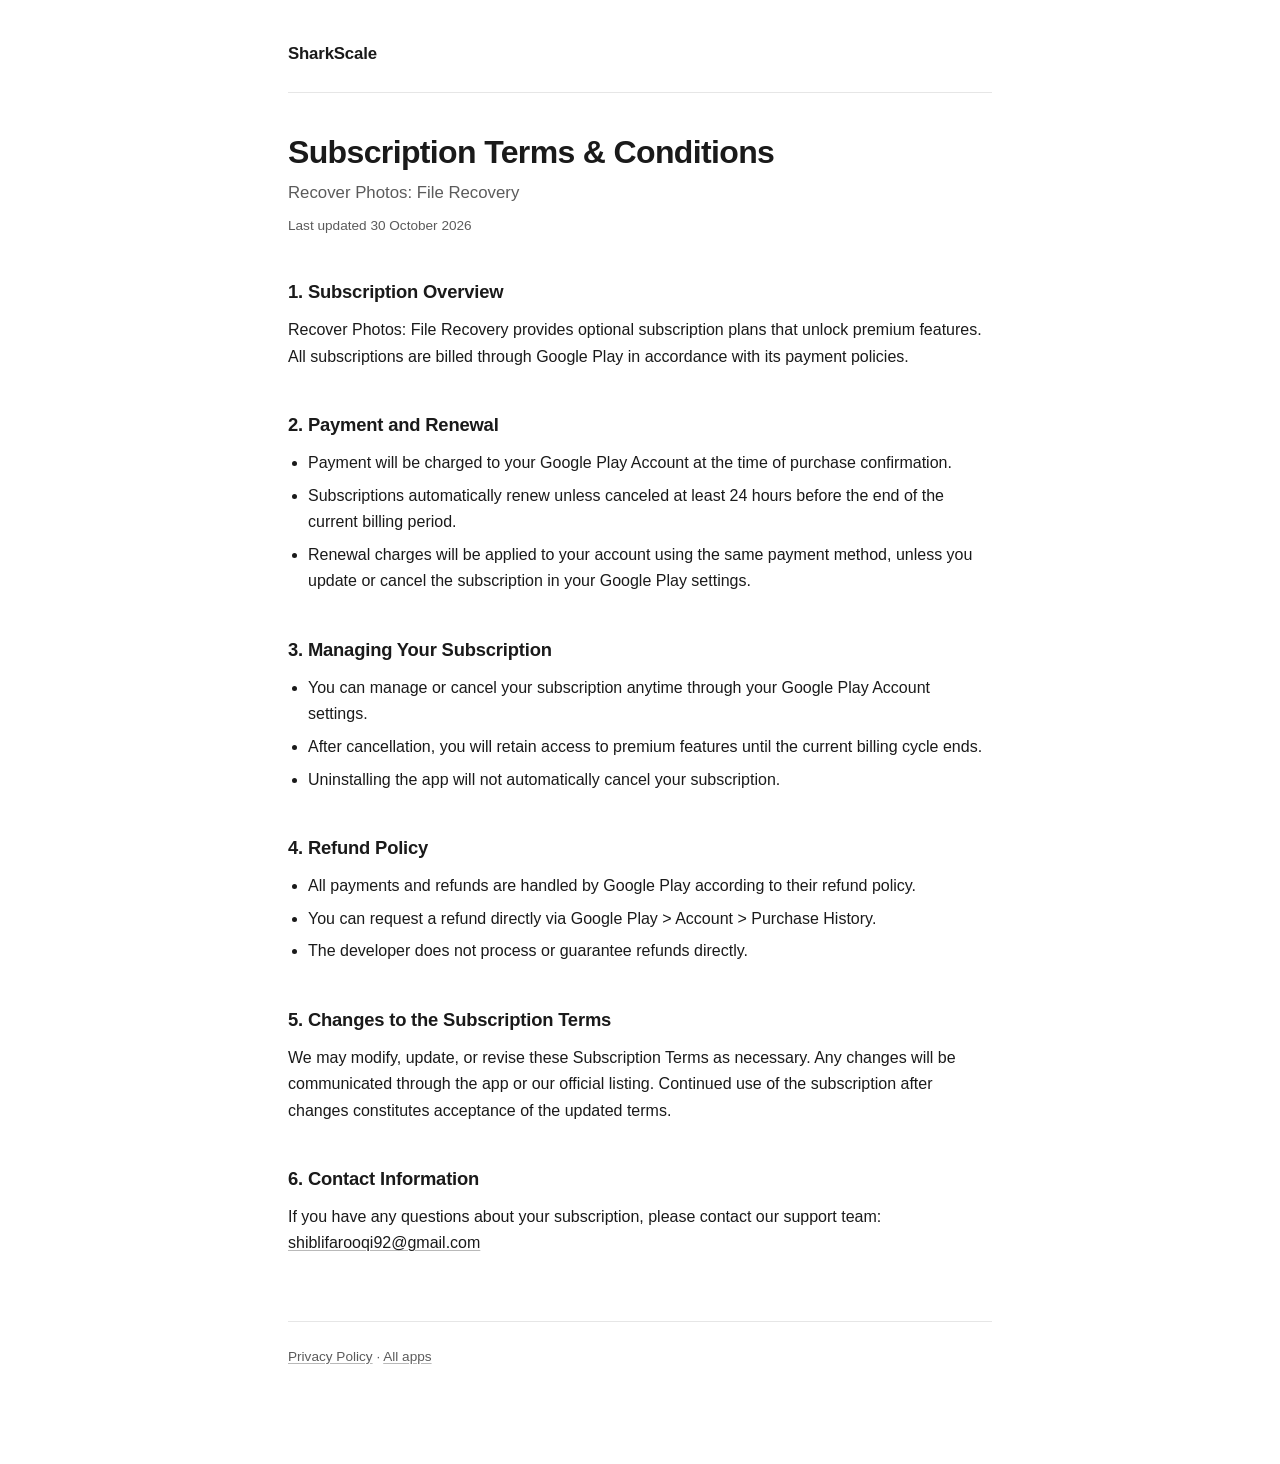
<file: apps/photo-recovery/terms/index.html>
<!doctype html>
<html lang="en">
  <head>
    <meta charset="utf-8" />
    <meta name="viewport" content="width=device-width, initial-scale=1" />
    <meta name="color-scheme" content="light" />
    <title>
      Subscription Terms &amp; Conditions — Recover Photos: File Recovery
    </title>
    <meta
      name="description"
      content="Subscription terms and conditions for Recover Photos: File Recovery."
    />
    <link rel="stylesheet" href="/styles.css" />
  </head>
  <body>
    <div class="wrap">
      <header class="site">
        <a class="brand" href="/">SharkScale</a>
      </header>

      <h1>Subscription Terms &amp; Conditions</h1>
      <p class="lead">Recover Photos: File Recovery</p>
      <p class="updated">Last updated 30 October 2026</p>

      <h2>1. Subscription Overview</h2>
      <p>
        Recover Photos: File Recovery provides optional subscription plans that
        unlock premium features. All subscriptions are billed through Google
        Play in accordance with its payment policies.
      </p>

      <h2>2. Payment and Renewal</h2>
      <ul>
        <li>
          Payment will be charged to your Google Play Account at the time of
          purchase confirmation.
        </li>
        <li>
          Subscriptions automatically renew unless canceled at least 24 hours
          before the end of the current billing period.
        </li>
        <li>
          Renewal charges will be applied to your account using the same payment
          method, unless you update or cancel the subscription in your Google
          Play settings.
        </li>
      </ul>

      <h2>3. Managing Your Subscription</h2>
      <ul>
        <li>
          You can manage or cancel your subscription anytime through your Google
          Play Account settings.
        </li>
        <li>
          After cancellation, you will retain access to premium features until
          the current billing cycle ends.
        </li>
        <li>
          Uninstalling the app will not automatically cancel your subscription.
        </li>
      </ul>

      <h2>4. Refund Policy</h2>
      <ul>
        <li>
          All payments and refunds are handled by Google Play according to their
          refund policy.
        </li>
        <li>
          You can request a refund directly via Google Play &gt; Account &gt;
          Purchase History.
        </li>
        <li>The developer does not process or guarantee refunds directly.</li>
      </ul>

      <h2>5. Changes to the Subscription Terms</h2>
      <p>
        We may modify, update, or revise these Subscription Terms as necessary.
        Any changes will be communicated through the app or our official
        listing. Continued use of the subscription after changes constitutes
        acceptance of the updated terms.
      </p>

      <h2>6. Contact Information</h2>
      <p>
        If you have any questions about your subscription, please contact our
        support team:
        <a href="mailto:shiblifarooqi92@gmail.com">shiblifarooqi92@gmail.com</a>
      </p>

      <footer class="site">
        <p>
          <a href="/apps/photo-recovery/privacy/">Privacy Policy</a> ·
          <a href="/">All apps</a>
        </p>
      </footer>
    </div>
  </body>
</html>
</file>
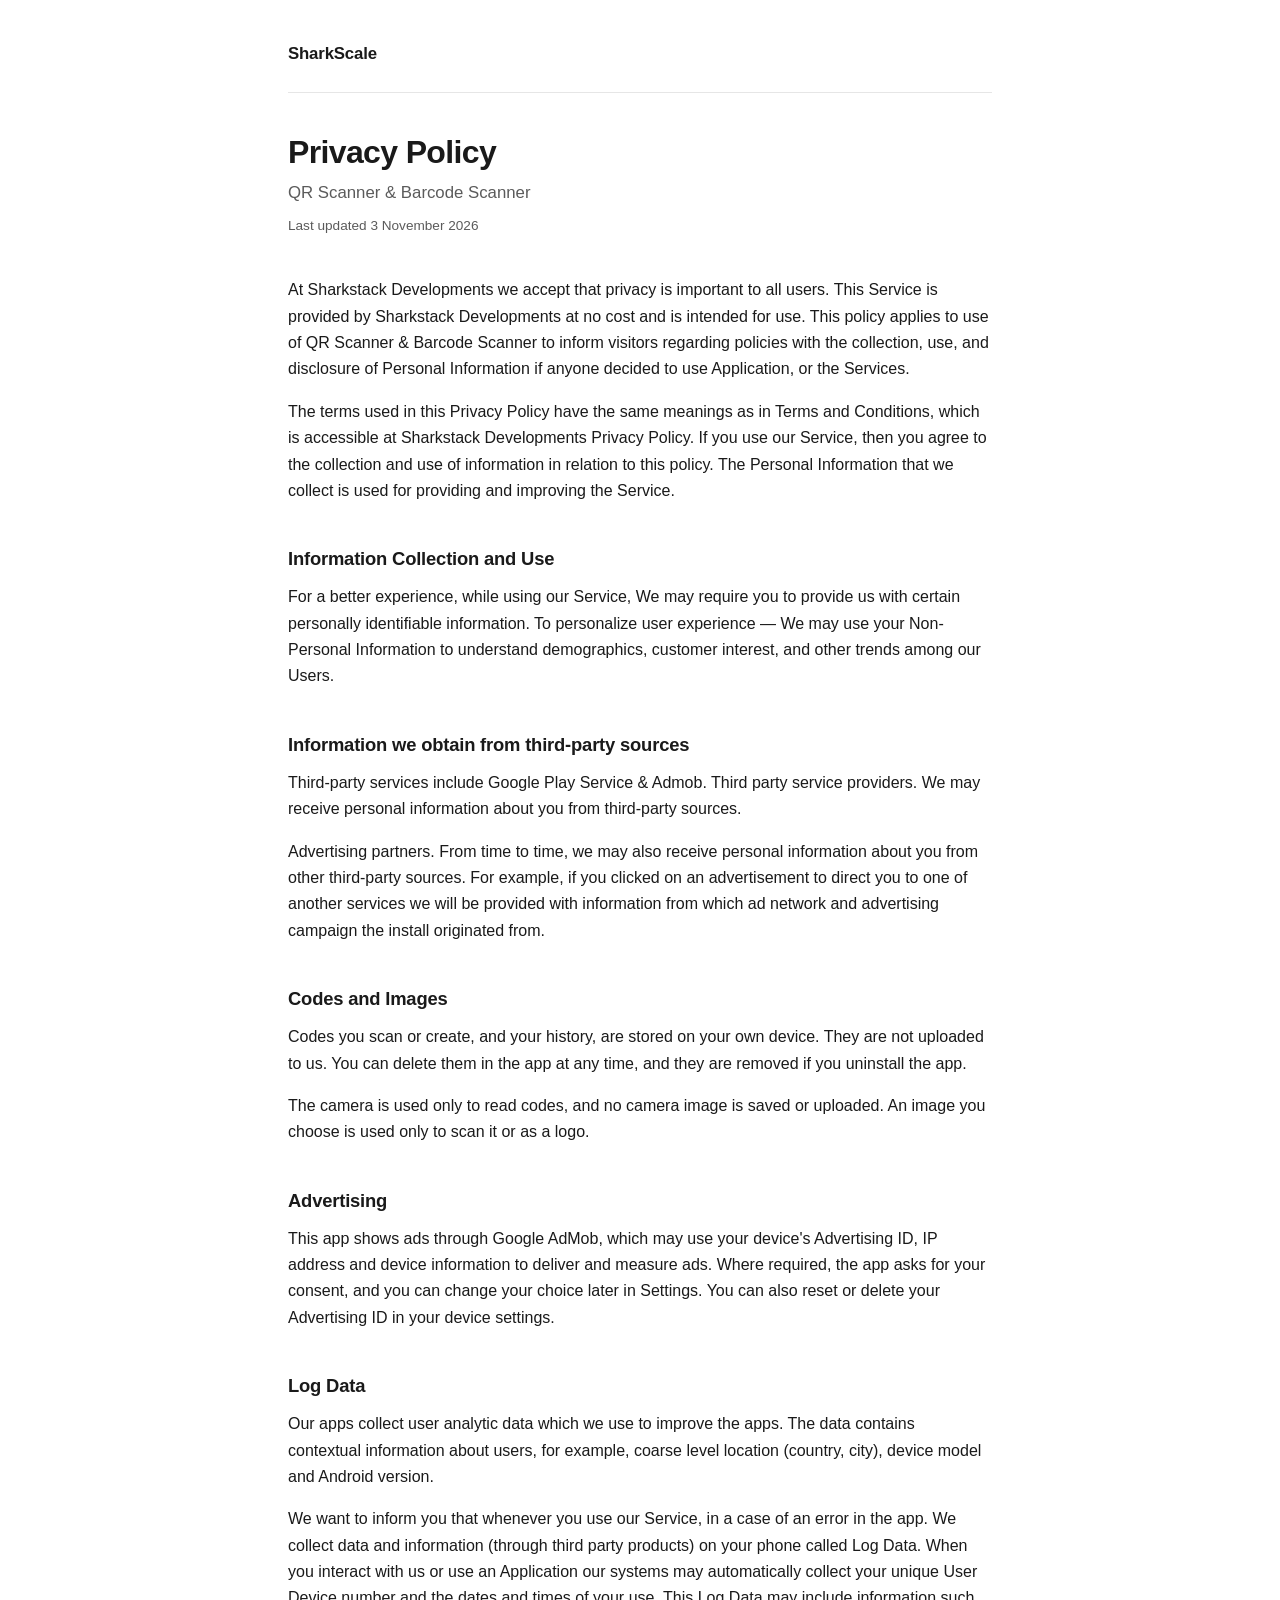
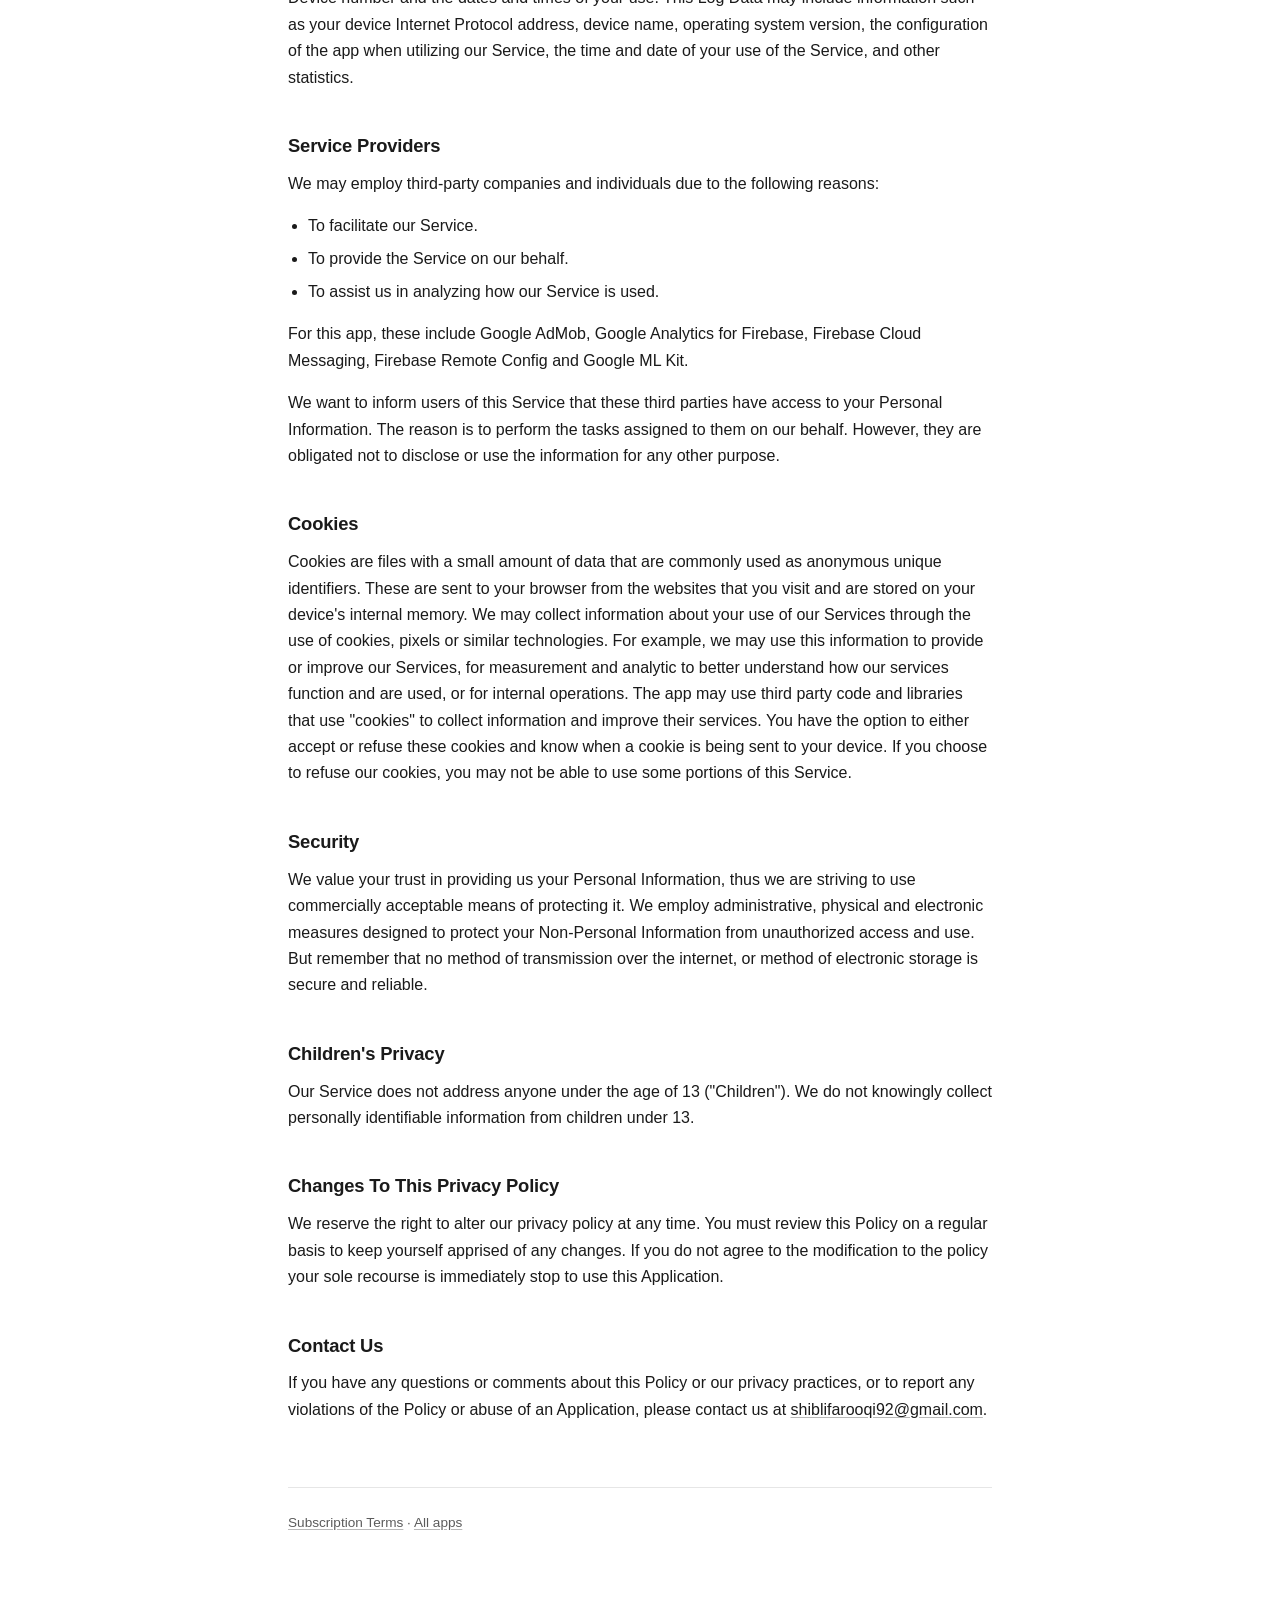
<file: apps/qr-scanner/privacy/index.html>
<!doctype html>
<html lang="en">
  <head>
    <meta charset="utf-8" />
    <meta name="viewport" content="width=device-width, initial-scale=1" />
    <meta name="color-scheme" content="light" />
    <title>Privacy Policy — QR Scanner &amp; Barcode Scanner</title>
    <meta
      name="description"
      content="Privacy policy for QR Scanner &amp; Barcode Scanner by Sharkstack Developments."
    />
    <link rel="stylesheet" href="/styles.css" />
  </head>
  <body>
    <div class="wrap">
      <header class="site">
        <a class="brand" href="/">SharkScale</a>
      </header>

      <h1>Privacy Policy</h1>
      <p class="lead">QR Scanner &amp; Barcode Scanner</p>
      <p class="updated">Last updated 3 November 2026</p>

      <p>
        At Sharkstack Developments we accept that privacy is important to all
        users. This Service is provided by Sharkstack Developments at no cost
        and is intended for use. This policy applies to use of QR Scanner &amp; Barcode Scanner to inform visitors regarding policies with the collection,
        use, and disclosure of Personal Information if anyone decided to use
        Application, or the Services.
      </p>
      <p>
        The terms used in this Privacy Policy have the same meanings as in Terms
        and Conditions, which is accessible at Sharkstack Developments Privacy
        Policy. If you use our Service, then you agree to the collection and use
        of information in relation to this policy. The Personal Information that
        we collect is used for providing and improving the Service.
      </p>

      <h2>Information Collection and Use</h2>
      <p>
        For a better experience, while using our Service, We may require you to
        provide us with certain personally identifiable information. To
        personalize user experience — We may use your Non-Personal Information
        to understand demographics, customer interest, and other trends among
        our Users.
      </p>

      <h2>Information we obtain from third-party sources</h2>
      <p>
        Third-party services include Google Play Service &amp; Admob. Third party service
        providers. We may receive personal information about you from
        third-party sources.
      </p>
      <p>
        Advertising partners. From time to time, we may also receive personal
        information about you from other third-party sources. For example, if
        you clicked on an advertisement to direct you to one of another services
        we will be provided with information from which ad network and
        advertising campaign the install originated from.
      </p>
      <h2>Codes and Images</h2>
      <p>
        Codes you scan or create, and your history, are stored on your own
        device. They are not uploaded to us. You can delete them in the app at
        any time, and they are removed if you uninstall the app.
      </p>
      <p>
        The camera is used only to read codes, and no camera image is saved or
        uploaded. An image you choose is used only to scan it or as a logo.
      </p>

      <h2>Advertising</h2>
      <p>
        This app shows ads through Google AdMob, which may use your device's
        Advertising ID, IP address and device information to deliver and measure
        ads. Where required, the app asks for your consent, and you can change
        your choice later in Settings. You can also reset or delete your
        Advertising ID in your device settings.
      </p>

      <h2>Log Data</h2>
      <p>
        Our apps collect user analytic data which we use to improve the apps.
        The data contains contextual information about users, for example,
        coarse level location (country, city), device model and Android version.
      </p>
      <p>
        We want to inform you that whenever you use our Service, in a case of an
        error in the app. We collect data and information (through third party
        products) on your phone called Log Data. When you interact with us or
        use an Application our systems may automatically collect your unique
        User Device number and the dates and times of your use. This Log Data
        may include information such as your device Internet Protocol address,
        device name, operating system version, the configuration of the app when
        utilizing our Service, the time and date of your use of the Service, and
        other statistics.
      </p>

      <h2>Service Providers</h2>
      <p>
        We may employ third-party companies and individuals due to the following
        reasons:
      </p>
      <ul>
        <li>To facilitate our Service.</li>
        <li>To provide the Service on our behalf.</li>
        <li>To assist us in analyzing how our Service is used.</li>
      </ul>
      <p>
        For this app, these include Google AdMob, Google Analytics for Firebase, Firebase Cloud Messaging, Firebase Remote Config and Google ML Kit.
      </p>
      <p>
        We want to inform users of this Service that these third parties have
        access to your Personal Information. The reason is to perform the tasks
        assigned to them on our behalf. However, they are obligated not to
        disclose or use the information for any other purpose.
      </p>

      <h2>Cookies</h2>
      <p>
        Cookies are files with a small amount of data that are commonly used as
        anonymous unique identifiers. These are sent to your browser from the
        websites that you visit and are stored on your device's internal memory.
        We may collect information about your use of our Services through the
        use of cookies, pixels or similar technologies. For example, we may use
        this information to provide or improve our Services, for measurement and
        analytic to better understand how our services function and are used, or
        for internal operations. The app may use third party code and libraries
        that use "cookies" to collect information and improve their services.
        You have the option to either accept or refuse these cookies and know
        when a cookie is being sent to your device. If you choose to refuse our
        cookies, you may not be able to use some portions of this Service.
      </p>

      <h2>Security</h2>
      <p>
        We value your trust in providing us your Personal Information, thus we
        are striving to use commercially acceptable means of protecting it. We employ administrative,
        physical and electronic measures designed to protect your Non-Personal
        Information from unauthorized access and use. But remember that no
        method of transmission over the internet, or method of electronic
        storage is secure and reliable.
      </p>

      <h2>Children's Privacy</h2>
      <p>
        Our Service does not address anyone under the age of 13 ("Children"). We
        do not knowingly collect personally identifiable information from
        children under 13.
      </p>

      <h2>Changes To This Privacy Policy</h2>
      <p>
        We reserve the right to alter our privacy policy at any time. You must
        review this Policy on a regular basis to keep yourself apprised of any
        changes. If you do not agree to the modification to the policy your sole
        recourse is immediately stop to use this Application.
      </p>

      <h2>Contact Us</h2>
      <p>
        If you have any questions or comments about this Policy or our privacy
        practices, or to report any violations of the Policy or abuse of an
        Application, please contact us at
        <a href="mailto:shiblifarooqi92@gmail.com">shiblifarooqi92@gmail.com</a>.
      </p>

      <footer class="site">
        <p>
          <a href="/apps/qr-scanner/terms/">Subscription Terms</a> ·
          <a href="/">All apps</a>
        </p>
      </footer>
    </div>
  </body>
</html>
</file>
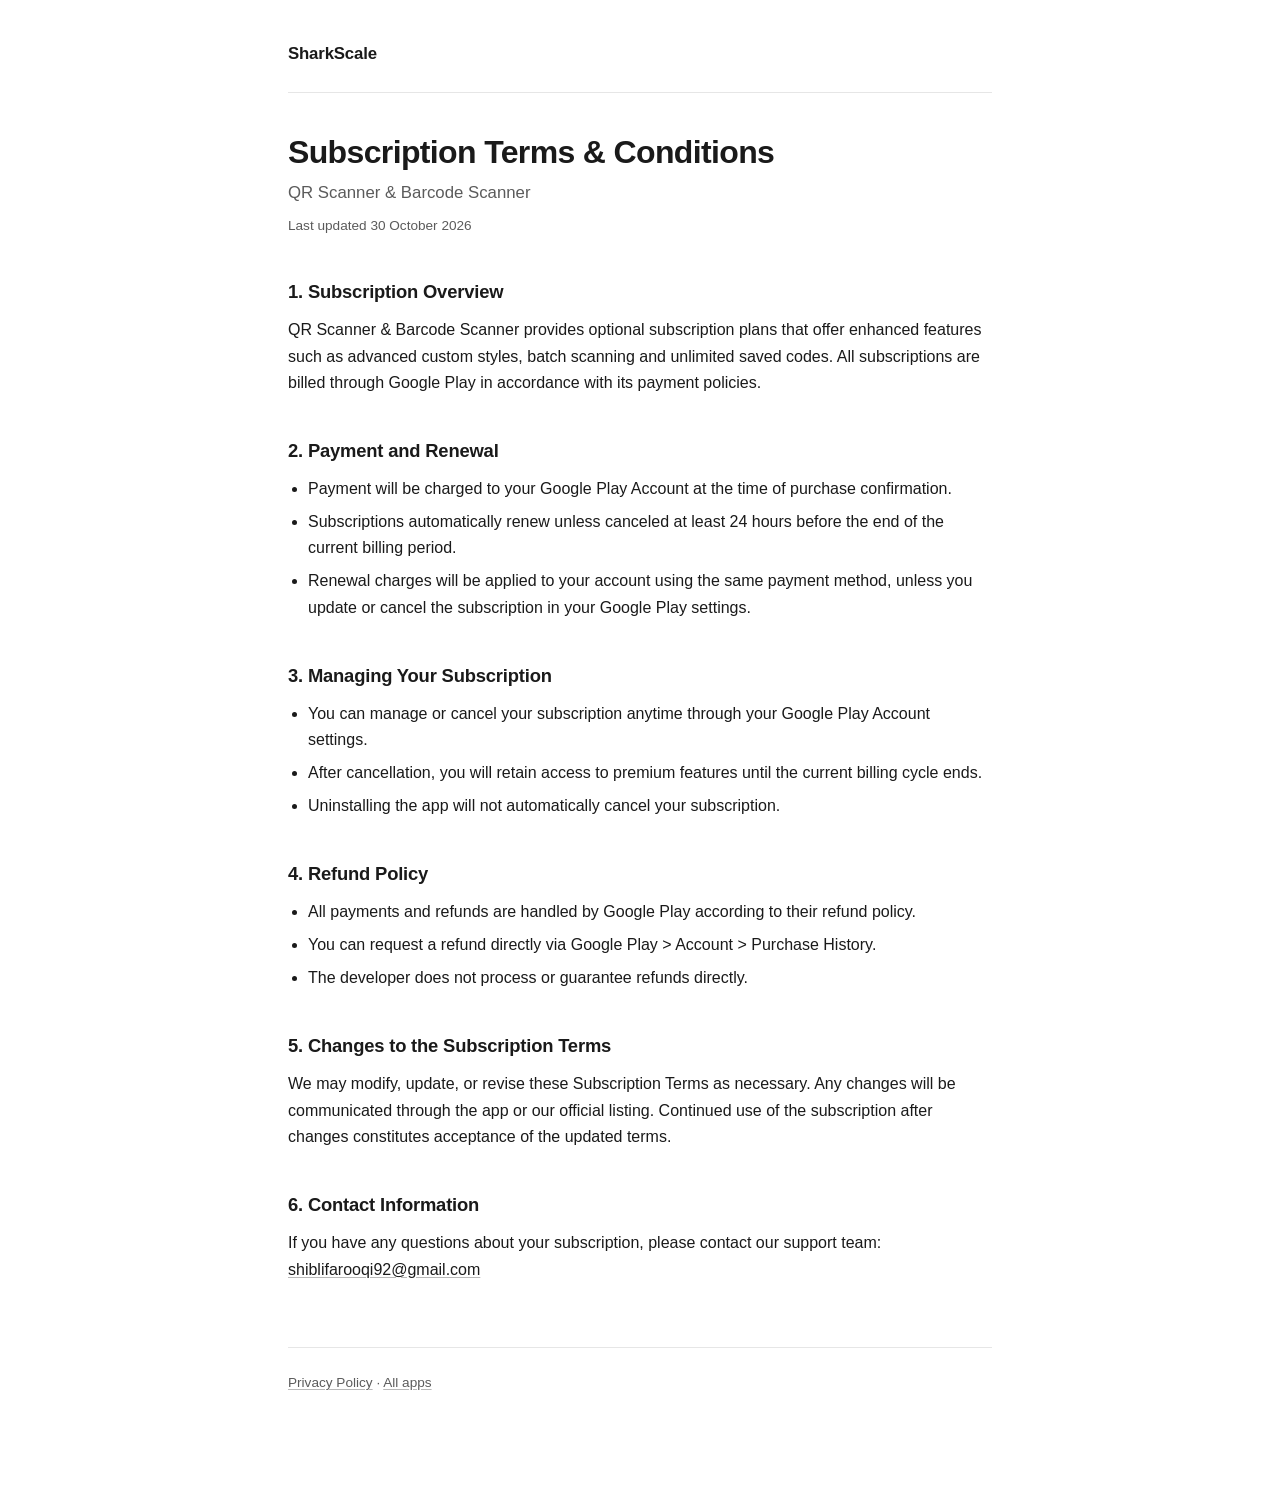
<file: apps/qr-scanner/terms/index.html>
<!doctype html>
<html lang="en">
  <head>
    <meta charset="utf-8" />
    <meta name="viewport" content="width=device-width, initial-scale=1" />
    <meta name="color-scheme" content="light" />
    <title>
      Subscription Terms &amp; Conditions — QR Scanner &amp; Barcode Scanner
    </title>
    <meta
      name="description"
      content="Subscription terms and conditions for QR Scanner &amp; Barcode Scanner."
    />
    <link rel="stylesheet" href="/styles.css" />
  </head>
  <body>
    <div class="wrap">
      <header class="site">
        <a class="brand" href="/">SharkScale</a>
      </header>

      <h1>Subscription Terms &amp; Conditions</h1>
      <p class="lead">QR Scanner &amp; Barcode Scanner</p>
      <p class="updated">Last updated 30 October 2026</p>

      <h2>1. Subscription Overview</h2>
      <p>
        QR Scanner &amp; Barcode Scanner provides optional subscription plans
        that offer enhanced features such as advanced custom styles, batch
        scanning and unlimited saved codes. All subscriptions are billed through
        Google Play in accordance with its payment policies.
      </p>

      <h2>2. Payment and Renewal</h2>
      <ul>
        <li>
          Payment will be charged to your Google Play Account at the time of
          purchase confirmation.
        </li>
        <li>
          Subscriptions automatically renew unless canceled at least 24 hours
          before the end of the current billing period.
        </li>
        <li>
          Renewal charges will be applied to your account using the same payment
          method, unless you update or cancel the subscription in your Google
          Play settings.
        </li>
      </ul>

      <h2>3. Managing Your Subscription</h2>
      <ul>
        <li>
          You can manage or cancel your subscription anytime through your Google
          Play Account settings.
        </li>
        <li>
          After cancellation, you will retain access to premium features until
          the current billing cycle ends.
        </li>
        <li>
          Uninstalling the app will not automatically cancel your subscription.
        </li>
      </ul>

      <h2>4. Refund Policy</h2>
      <ul>
        <li>
          All payments and refunds are handled by Google Play according to their
          refund policy.
        </li>
        <li>
          You can request a refund directly via Google Play &gt; Account &gt;
          Purchase History.
        </li>
        <li>The developer does not process or guarantee refunds directly.</li>
      </ul>

      <h2>5. Changes to the Subscription Terms</h2>
      <p>
        We may modify, update, or revise these Subscription Terms as necessary.
        Any changes will be communicated through the app or our official
        listing. Continued use of the subscription after changes constitutes
        acceptance of the updated terms.
      </p>

      <h2>6. Contact Information</h2>
      <p>
        If you have any questions about your subscription, please contact our
        support team:
        <a href="mailto:shiblifarooqi92@gmail.com">shiblifarooqi92@gmail.com</a>
      </p>

      <footer class="site">
        <p>
          <a href="/apps/qr-scanner/privacy/">Privacy Policy</a> ·
          <a href="/">All apps</a>
        </p>
      </footer>
    </div>
  </body>
</html>
</file>
<file: styles.css>
/*
 * Shared styles for every page on legal.sharkscale.online.
 *
 * One stylesheet, no build step: these are legal documents that change a few
 * times a year, and anything with a compile step would be one more thing to
 * remember how to run when a policy needs a correction.
 *
 * Light only, and deliberately: a legal page is read once, usually because a
 * store listing sent someone here, and it should look the same for everyone
 * who arrives. Following the reader's dark-mode preference gained nothing and
 * made the page a different document depending on who opened it.
 */

:root {
  --ink: #1a1a1a;
  --ink-soft: #5b5b5b;
  --line: #e6e6e6;
  --page: #ffffff;
  --panel: #fafafa;
  --measure: 44rem;
}

* {
  box-sizing: border-box;
}

body {
  margin: 0;
  padding: 0 1.25rem 5rem;
  background: var(--page);
  color: var(--ink);
  font: 16px/1.65 -apple-system, BlinkMacSystemFont, 'Segoe UI', Roboto,
    'Helvetica Neue', Arial, sans-serif;
  -webkit-text-size-adjust: 100%;
}

.wrap {
  max-width: var(--measure);
  margin: 0 auto;
}

header.site {
  padding: 2.5rem 0 1.5rem;
  border-bottom: 1px solid var(--line);
  margin-bottom: 2.5rem;
}

.brand {
  display: inline-flex;
  align-items: center;
  gap: 0.6rem;
  font-weight: 700;
  font-size: 1.05rem;
  color: var(--ink);
  text-decoration: none;
  letter-spacing: -0.01em;
}


h1 {
  font-size: 2rem;
  line-height: 1.2;
  letter-spacing: -0.02em;
  margin: 0 0 0.5rem;
}

h2 {
  font-size: 1.15rem;
  letter-spacing: -0.01em;
  margin: 2.5rem 0 0.6rem;
}

p {
  margin: 0 0 1rem;
}

ul {
  margin: 0 0 1rem;
  padding-left: 1.25rem;
}

li {
  margin-bottom: 0.4rem;
}

.lead {
  color: var(--ink-soft);
  font-size: 1.05rem;
  margin-bottom: 0.5rem;
}

.updated {
  color: var(--ink-soft);
  font-size: 0.85rem;
  margin: 0 0 2.5rem;
}

/* Links carry the same ink as the text and lean on the underline, so a
   paragraph of policy reads as prose rather than a row of coloured pills. */
a {
  color: var(--ink);
  text-decoration-color: #b9b9b9;
  text-underline-offset: 0.15em;
}

a:hover {
  text-decoration-color: var(--ink);
}

/* Card list, used by the landing page to index each app's documents. */
.apps {
  list-style: none;
  padding: 0;
  margin: 0;
  display: grid;
  gap: 1rem;
}

.app {
  border: 1px solid var(--line);
  border-radius: 0.9rem;
  padding: 1.25rem 1.4rem;
  background: var(--panel);
}

.app h2 {
  margin: 0 0 0.15rem;
  font-size: 1.05rem;
}

.app p {
  margin: 0 0 0.9rem;
  color: var(--ink-soft);
  font-size: 0.92rem;
}

.app a {
  font-size: 0.92rem;
  margin-right: 1.1rem;
  font-weight: 600;
}

footer.site {
  margin-top: 4rem;
  padding-top: 1.5rem;
  border-top: 1px solid var(--line);
  color: var(--ink-soft);
  font-size: 0.85rem;
}

footer.site a {
  color: var(--ink-soft);
}
</file>
